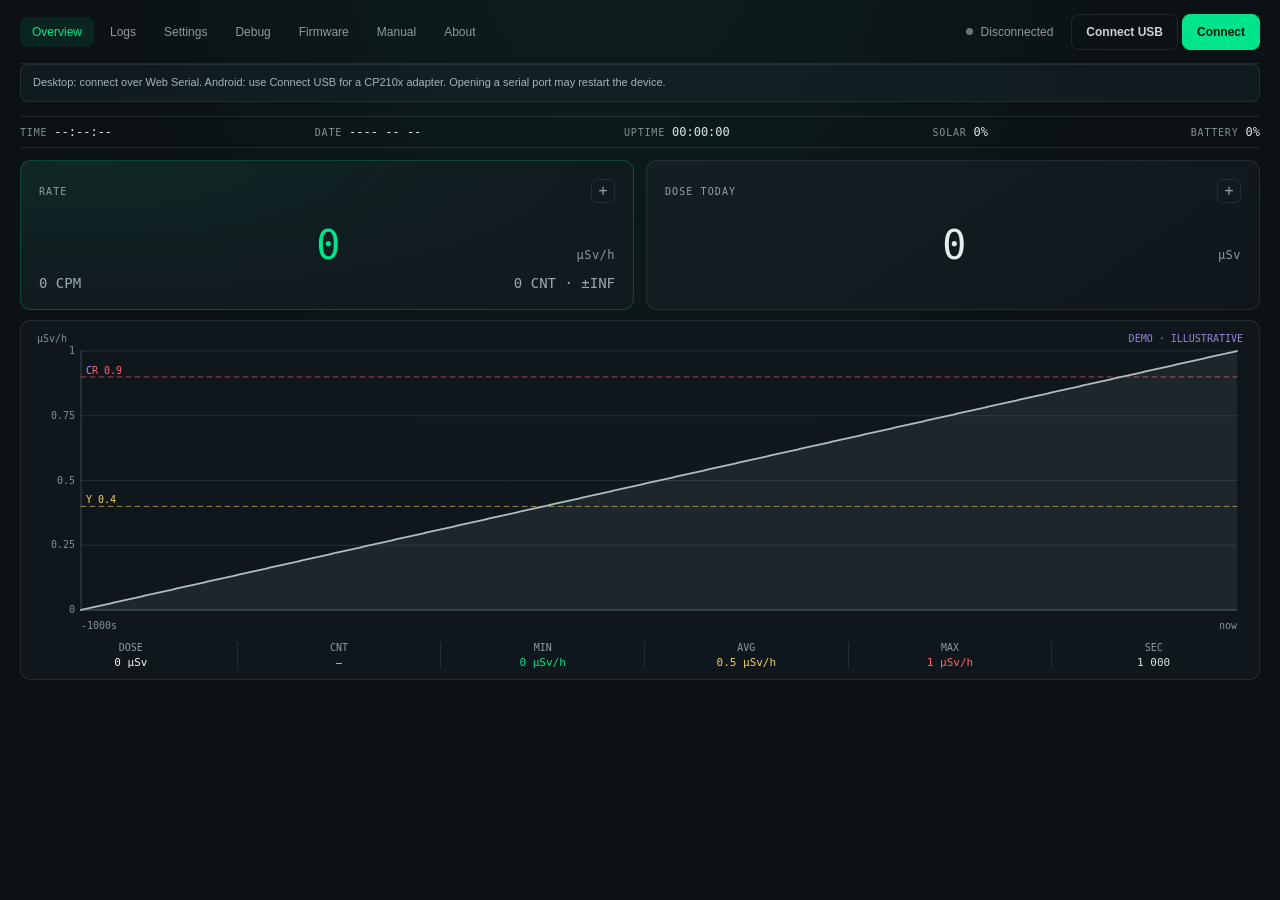
<file: app/index.html>
<!doctype html>
<html lang="en">
<head>
  <meta charset="utf-8">
  <meta name="viewport" content="width=device-width, initial-scale=1, viewport-fit=cover">
  <meta name="theme-color" content="#0b1115">
  <meta name="portal-build-branch" content="">
  <meta name="apple-mobile-web-app-capable" content="yes">
  <meta name="apple-mobile-web-app-status-bar-style" content="black-translucent">
  <meta name="apple-mobile-web-app-title" content="Dosimeter">
  <title>Dosimeter</title>
  <link rel="manifest" href="manifest.webmanifest">
  <link rel="icon" href="app-icon.svg" type="image/svg+xml">
  <link rel="apple-touch-icon" href="app-icon.svg">
  <link rel="stylesheet" href="style.css?v=20261119-16">
<script id="embedded-spi-mini">window.EMBEDDED_SPI_MINI_B64="[base64]/f//AQAAIAMjSQCLQNtDAmgaQAJgwmgTQAEiikATQ8NgcEcDaQEgy0CYQ3BHAAD3tTNLACUeePMHCNX/98T/MEv/IRt4WEMB8HL4BQAAJLMHCNX/97j/Kkv/IVt4WEMB8Gb4BAAAIHMHB9X/96z/JEv/[base64]//c5/xC9AQAAIAEilEn4tQtoE0MLYJJLGWgKQxpgBCIZaBFC/NADII9KEWiBQwgAASEBQwwgEWARaAFABCn70RloiUgBQBlggCGJBBhoCEL80RFohkgIQIZJAUMRYIAhGGhJBAFDGWCAIYkEGGgIQvzQAyMRaAtDDCETYBNoC0AMK/[base64]/92T+oCAEIcAF//df/igABiH/91v+ASA7aF1JA0M7YDtoXEs/MBpoEUCAIlIACkMPIRpgGmiKQxpgV0rhMRNoi0PgOQtDE2BUS1VJGmiCQxpgCmiCQwpgUkoXaAdDF2BRT7xGOGAPaNEw/zAHQw9gZ0YRaAFDEWBMSjhgFmCUIhlokgAKQxpggCMeStsCE2AwIhAhK2goAJNDC0MrYAc5//ci/kJNAQAqaEJIAPDQ+KAgBCHABf/3F/4qaAEAPkgA8Mb4PUs+SgEgGmAHIj1LHGA9SxpgPUsYcPi9ACACQAAQAkAMEAJA/////gzAAv8BAEQAMBACQAAEAFAsEAJANBACQBgEAFAEBABQ//7//wgEAFD///z/DAQAUBgAAFAYAAAg//P//wAAACA4EAJAAQAAgEwQAkD///P/GAAAQCgAAEDnAwAALAAAQGhoAAA0AABAOAAAQCAAAEAUAABAKBQBQCwUAUAYFAFANBQBQAD///AgFAFAFBQBQCAAAFAAFAFAIgAABfDP//8KIAAA//D//wwAAUAQAAFAAAQBQAgEAUAMBAFAFAQBQADhAOAQAwAgHAAAIDQAACAU4ADg/3wAABjgAOAQ4ADgBQAAIApLELUYcFlwmnBDHphBwLIAKQDQAiEBQwAqANAEIgRLEUMZcP/3fv0QvcBGAgAAIDEAACAMSw1KGXgTaMmyyxgTYAtLGohSGJKyGoAZiAlKkUII2RqICElSGJKyGoAHShNoATMTYHBHBQAAIBADACAIAAAg5wMAABj8//8MAAAg4SObAIOBACMCYEJggmCBc8NzAXRDdHBHELX/9w3+/yIAIRAA//es/wog//f5/QDw8foA8IH4/OdDeAJ4GwIaQ4N4wHgbBBNDAAYYQ3BHAADwtQAiCCUEAApOC0iTsplCANjwvaNcGwJYQCsAB7JAAICyAC8A2nBAATvbsgAr9dEBMuvnIRAAAP//AACAIhxL0gEZaIsgCkMaSRpgG2gaSgtoQAAaQIgj2wATQwtgF0kXSgtoDDkaQIAjWwMTQ8tgC2gUShpAoCObAxNDC2AAIxFKEkkTYAhgEUkIOP84CGAQSQtwEEkLcBBJC3AQSQtwLTMTYIAiD0sSBRpgcEfARjQQAkAkAABQD/D//wwAAFD//8/////D/wA4AUAMOAFAIDgBQN4AACDgAQAg3wAAIEgAACAA4QDg8LWnsMNJxEsKeBt4mkIB0Sew8L0LeMFM27JaHNKyCnC/StJcI3jSsgAqANCd4QArANCu4LtKEHgAKADRqeAfALlMHgAZ4OFdehzSsgApANGf4FUYAT2FQgDZmuB5GB0ZybKKQgDQmuCQQgXZkisA2Y/gWRzmVMuyFwC4QuPYCSsA2IbgqE0qeAEqANCB4Gp4AJIBKn3R73mqeT8CF0OJL3fYOgAKMtKyk0Jy0TkACDGJsigA//cw/5xKuhhTeBF4GwILQ5hCZNHreKp4GwITQ255AZMDrCt5NgKJIgAhIAAeQwDwdfwBLmPRAC8A0AvhiSMjcSEjZnCjceZwFzsBIotPHQA6cAIienBqRhJ5PnG6cAGaNgoSCvpwACIINX5xu3H6caBcuRgBMghykbKZQvjTKQA4AP/37/4AJHhVAJl/GXtKAjXrsgGTJQALAJRGAAp4cHdIYkYXXUoc0rIuGAAvANDu4A0AM3AAmwE0AZ7hso5CANnK4ENVACOAJVEcbUyCGG1OybITcNqyikIA0uTgACNjShNwYEoTcDLnkiv32FccolwBMypw27IBNfqyV+cCLg3RAC8A0KXg//dU/AMKYHCjcAMMAA7jcCBxLyOV5wUuMNEALwDQleAA8E76AqsYcAMEAqobDlNwASMAAgAOkHBjcADwU/oADeBzAPA3+gKrG3ggdGN0AqtbeKN0AqubeON0ByOjgv/3JfwDCuN1AwwjdoEjoHVbAAAOY4Ngdmd35Dti5wYuFdESL2PRK3pjcKt7I3Hre2NxK3yjcWt843GrfCNy63xjcit9o3JrfeNyDCNK5wcuKtEFL0vRLkj/90X+LEsHAB17APD4+QAoMtBrHjkrL9gA8An6h0Ir2ADwBfrAG4VCJtgKIQKrKgDJGDgAAPAH+gAoHdA7Cmdwo3A7DD8O43AncWVxqx0d5wouFtEELx7ZGEj/9xj+FUsae1MeGwYH1FMdu0IE0RdJAPAx+gAoAtECIgOrGnABIwTnCy4H0QQvBdELSP/3//0A8KX67ucBIyNw8OcRACHnwEbgAQAg3wAAIEgAACDgAAAg3gAAIEkAACBRAAAgdgIAIOEBACAcOAFAKDgBQFYAACABM9uyR1T/KwDQDecCMTNwFQAAm8qyB+ciaCpC/[base64]/nR6OcAKQDQCnABIOTnwEYIMAFAoIYBAAwwAUCAI3C1CkwbBiNgBQAAIQUg//fI/wMAACCDQgLQKQD/98H/gCMbAiNgASMYQHC9wEYYAABQ97UBJwhNLGgkGGtG3h0wAP/33P8AKAbQM3g7QgPQK2gbG/LUACD+vRADACCAIxO1DEwbBiNgACEGIP/3mf+AIxsCI2AAKAHRACAWvWtG3B0gAP/3u/8AKPbQIHiAB8AP8+fARhgAAFAAIfi1UEtRShlwAyMQaFBMA0MTYIAiT0tSARhoTk0CQxpggCJNSBIGG2giYANoK0ADYMAjSkgbBgVoK0OAJQNgSEjtBQNoDDibAJsIw2ADaJsAmwgrQzglA2BDSANoq0MDYPwjQUgbAQVoK0MDYEBLQEgdaAVAHWA/TStoGECoIxsBA0M9SCtgA2g9TStAA2A8TT1LKWAZYNUjmwArYKsgImD/9zH/gCMbAiNgLgAAKATRQCIraJNDK2D4vTNJCmgDMgtomxr81PogQAD/92T/ACgE0UAiM2iTQzNg7eeAIxsGI2AAIZ8ggCf/9w3/PwIAKAbRJ2BAIjNoACCTQzNg2+cjTQAgKQD/9/7+ACjx0GkcACD/9/j+ACjr0KkcACD/9/L+J2AAKOXQK3gAIMIrBtFreCgrA9GoeBQ4Q0JYQQFLGHC558BGDAMAICwQAkAYAABQNBACQP9///8EAABQCAAAUAwAAFAEBABQCAQAUAwEAFA/8P//AAQAUCAEAFD/DwD/ADABQAQwAUAQAwAgCQMAIAFLGHhwR8BGDAMAIBO1AawDIgZJIAAA8F/5YnggeKN4EgIbBBBDGEMWvcBGCQMAIARLACCbeBoAEDoQKgHYATCYQHBHCQMAIPe1IUsGABx4DQABkgAsH9AMHh3QgCMAJFsDmEIY2Bsak0IV04AjGU8bBjtgIQADIP/3fP6gQg3RACABJAGbBEDuGAAsAdC1QhfRgCMbAjtgIAD+vTAMwLIhAP/3Z/4AKOrQMArAsiEA//dg/gAo49DwsiEA//da/t/nKQAAIP/3Vf4BNQQA3OcMAwAgGAAAUPC1P0uHsBt4BAAAkRcAACsB0QAgWeAAmwAr+tBTHv8r99iAI1sDmELz2Bsak0Lw00MemxgGChsKnkLq0Qog//d1/gAo5dD/94f+ACjh0IAjLE0bBitgACECIP/3H/4AKDXRACABIwCeGEDzGQGTACgC0AGbnkI80YAjGwIrYAAox9AUIP/3Uv4AKMLQACV+GxAuANkQJmAZMgACqf/3aP8AKLbQACMCqpRGAJpSGQGSYUZZXAoAAZnJXIpCqdEBM55C9dGtGa9C4dgHsPC9IAzAsgAh//fi/QAowtDwsgAh//fc/QAovNDgsgAh//fW/bjnMHgAIf/30f0BNrfnwEYMAwAgGAAAUPC1KkuFsBt4BQAAKwHRACAb4CdLmEL62AQFJA330RQg//cA/gAo8tD/9xL+ACju0IAjIE4bBjNgIQAgIP/3qv0AKATRgCMbAjNgBbDwvSgMwLIhAP/3nv0AKPPQKArAsiEAgCf/95b9PwIAKAHRN2Dr5+iyIQD/9439N2AAKMbQ+iBAAP/3zv0AKMDQECJpRigA//fp/gAoudAAI2pG0lz/KrTRATMQK/jRzucMAwAg//8PABgAAFAKSAtJC0qRQgTSA2gLYAQwBDH45whJCUoAI5FCAtILYAQx+uf/99j6/[base64]/yIKQBUCFUMqBBVDDywW2ScAED8/CT4BtEYeABoAEDZmRBVgVWCVYNVgEDKyQvjRDyIBNz8B2xkUQAMsDtkmH7YItwC8RhoAHx1nRCDCukL80QMiATa2AJsZFEAALAXQybIcGRlwATOcQvvR8L0UAAMAw+fARgAiQwiLQnTTAwmLQl/TAwqLQkTTAwuLQijTAwyLQg3T/[base64]/+cBtQAgAPAG+AK9wEYAKffQdudwR3BHwEYBZP///wEAAA==";</script>
</head>
<body>
  <main class="shell">
    <section class="toolbar">
      <nav class="tabs" aria-label="Pages">
        <button class="tab active" id="overview-tab" type="button" aria-selected="true">Overview</button>
        <button class="tab" id="logs-tab" type="button" aria-selected="false">Logs</button>
        <button class="tab" id="settings-tab" type="button" aria-selected="false">Settings</button>
        <button class="tab" id="debug-tab" type="button" aria-selected="false">Debug</button>
        <button class="tab" id="firmware-tab" type="button" aria-selected="false">Firmware</button>
        <button class="tab" id="manual-tab" type="button" aria-selected="false">Manual</button>
        <button class="tab" id="about-tab" type="button" aria-selected="false">About</button>
      </nav>
      <div id="connection" class="connection" data-state="disconnected">
        <span class="connection-dot"></span><span id="connection-label">Disconnected</span>
      </div>
      <div class="actions">
        <button id="install-app" class="button button-quiet" type="button" hidden>Install</button>
        <button id="open-chrome-button" class="button button-primary" type="button" hidden>Open in Chrome</button>
        <button id="connect-usb-button" class="button button-quiet" type="button" hidden>Connect USB</button>
        <button id="connect-button" class="button button-primary" type="button">Connect</button>
      </div>
    </section>

    <section class="notice" id="notice" role="status" aria-live="polite">
      <p>Desktop: connect over Web Serial. Android: use Connect USB for a CP210x adapter. Opening a serial port may restart the device.</p>
    </section>

    <section id="overview-page" class="page">
      <section class="device-clock" aria-label="Device status and time">
        <div><span>TIME</span><strong id="device-time">—</strong></div>
        <div><span>DATE</span><strong id="device-date">—</strong></div>
        <div><span>UPTIME</span><strong id="overview-uptime">—</strong></div>
        <div><span>SOLAR</span><strong id="solar-percent">—%</strong></div>
        <div><span>BATTERY</span><strong id="battery-percent">—%</strong></div>
      </section>
      <section class="metrics" aria-label="Live readings">
        <article class="metric metric-primary">
          <div class="metric-heading"><div class="metric-label" id="rate-label">RATE · CALCULATED</div><span id="overview-hv-status" class="hv-status" hidden>HV OFF</span><button id="rate-expand" class="metric-expand" type="button" aria-expanded="false" aria-controls="rate-details" aria-label="Expand rate details" title="Expand rate details">+</button></div>
          <div class="metric-value"><span id="rate-dose">—</span><small id="rate-unit">CPM</small></div>
          <p class="metric-foot" id="rate-foot" hidden><span id="rate-foot-main"></span><span id="rate-foot-count" hidden></span></p>
          <div id="rate-details" class="metric-details" hidden>
            <div class="metric-detail-row"><span id="overview-rate-sv-label">Sv/h</span><strong id="overview-rate-sv">—</strong></div>
            <div class="metric-detail-row"><span>CPM</span><strong id="overview-rate-cpm">—</strong></div>
            <div class="metric-detail-row"><span>CPS</span><strong id="overview-rate-cps">—</strong></div>
            <div class="metric-detail-row"><span id="overview-rate-r-label">R/h</span><strong id="overview-rate-r">—</strong></div>
          </div>
        </article>
        <article class="metric">
          <div class="metric-heading"><div class="metric-label" id="dose-label">DOSE TODAY</div><button id="dose-expand" class="metric-expand" type="button" aria-expanded="false" aria-controls="dose-details" aria-label="Expand dose details" title="Expand dose details">+</button></div>
          <div class="metric-value"><span id="dose">—</span><small id="dose-unit">CNT</small></div>
          <p class="metric-foot" id="dose-foot" hidden></p>
          <div id="dose-details" class="metric-details" hidden>
            <div class="metric-dose-table">
              <span></span><span>µSv</span><span>CNT</span><span>µR</span>
              <span>UPTIME</span><strong id="overview-dose-sv-uptime">—</strong><strong id="overview-dose-cnt-uptime">—</strong><strong id="overview-dose-r-uptime">—</strong>
              <span>TODAY</span><strong id="overview-dose-sv-day">—</strong><strong id="overview-dose-cnt-day">—</strong><strong id="overview-dose-r-day">—</strong>
              <span>TOTAL</span><strong id="overview-dose-sv-total">—</strong><strong id="overview-dose-cnt-total">—</strong><strong id="overview-dose-r-total">—</strong>
              <span>HV</span><strong id="overview-dose-sv-hv">—</strong><strong id="overview-dose-cnt-hv">—</strong><strong id="overview-dose-r-hv">—</strong>
            </div>
          </div>
        </article>
      </section>
      <section class="chart-panel" aria-label="Recent rate history">
        <canvas id="rate-chart" aria-label="Rate over the latest 1000 seconds; use the wheel or pinch to zoom, Shift or Alt plus wheel or drag to scroll"></canvas>
        <output id="rate-chart-action-hint" class="chart-action-hint" aria-label="Chart action" hidden>
          <svg data-action-icon="zoom-in" viewBox="0 0 24 24" aria-hidden="true"><circle cx="10.5" cy="10.5" r="6.5"></circle><path d="M15.5 15.5 21 21M10.5 7.5v6M7.5 10.5h6"></path></svg>
          <svg data-action-icon="zoom-out" viewBox="0 0 24 24" aria-hidden="true"><circle cx="10.5" cy="10.5" r="6.5"></circle><path d="M15.5 15.5 21 21M7.5 10.5h6"></path></svg>
          <svg data-action-icon="older" viewBox="0 0 24 24" aria-hidden="true"><path d="M19 12H5M12 19l-7-7 7-7"></path></svg>
          <svg data-action-icon="newer" viewBox="0 0 24 24" aria-hidden="true"><path d="M5 12h14M12 5l7 7-7 7"></path></svg>
        </output>
        <output id="rate-chart-tooltip" class="chart-tooltip" role="tooltip" hidden></output>
        <div class="chart-summary" aria-label="Statistics for the visible chart range">
          <div><span>DOSE</span><strong id="chart-range-dose">—</strong></div>
          <div><span>CNT</span><strong id="chart-range-cnt">—</strong></div>
          <div><span>MIN</span><strong id="chart-range-min">—</strong></div>
          <div><span>AVG</span><strong id="chart-range-avg">—</strong></div>
          <div><span>MAX</span><strong id="chart-range-max">—</strong></div>
          <div><span>SEC</span><strong id="chart-range-seconds">—</strong></div>
        </div>
      </section>
    </section>

    <section id="debug-page" class="page" hidden>
      <section class="details-panel">
        <div class="panel-heading"><h2>DEBUG</h2><div class="panel-heading-actions"><span id="debug-mode-badge">DEMO DATA</span><button id="debug-refresh" class="button button-quiet refresh-button" type="button">Refresh</button></div></div>
        <table class="debug-usage-table">
          <thead><tr><th scope="col">FIELD</th><th scope="col">VALUE</th><th scope="col">DETAIL</th></tr></thead>
          <tbody>
            <tr class="debug-section"><th colspan="3"><button type="button" class="debug-section-toggle" aria-expanded="true" aria-controls="debug-clock-rows">TIME</button></th></tr>
            <tr class="debug-data" data-debug-group="debug-clock-rows"><th scope="row">DATE</th><td id="debug-date">&#8212;</td><td id="debug-time">&#8212;</td></tr>
            <tr class="debug-data" data-debug-group="debug-clock-rows"><th scope="row">UPTIME</th><td></td><td id="uptime">&#8212;</td></tr>
            <tr class="debug-data" data-debug-group="debug-clock-rows"><th scope="row">CNT</th><td></td><td id="debug-count">&#8212;</td></tr>
            <tr class="debug-section"><th colspan="3"><button type="button" class="debug-section-toggle" aria-expanded="true" aria-controls="debug-power-rows">POWER</button></th></tr>
            <tr class="debug-data" data-debug-group="debug-power-rows"><th scope="row">USB</th><td></td><td id="debug-usb-raw">&#8212;</td></tr>
            <tr class="debug-data" data-debug-group="debug-power-rows"><th scope="row">SOL</th><td id="debug-solar-percent">&#8212;</td><td id="debug-solar-raw">&#8212;</td></tr>
            <tr class="debug-data" data-debug-group="debug-power-rows"><th scope="row">BATT</th><td id="debug-battery-percent">&#8212;</td><td id="debug-battery-detail">&#8212;</td></tr>
            <tr class="debug-data" data-debug-group="debug-power-rows"><th scope="row">BATT START</th><td id="debug-battery-start-percent">&#8212;</td><td id="debug-battery-start-detail">&#8212;</td></tr>
            <tr class="debug-data" data-debug-group="debug-power-rows"><th scope="row">CHARGE</th><td id="debug-charge-percent">&#8212;</td><td id="debug-charge-time">&#8212;</td></tr>
            <tr class="debug-data" data-debug-group="debug-power-rows"><th scope="row">SCREEN</th><td id="debug-screen-percent">&#8212;</td><td id="debug-screen-time">&#8212;</td></tr>
            <tr class="debug-data" data-debug-group="debug-power-rows"><th scope="row">WAKE</th><td id="debug-wake-percent">&#8212;</td><td id="debug-wake-time">&#8212;</td></tr>
            <tr class="debug-data" data-debug-group="debug-power-rows"><th scope="row">SLEEP</th><td id="debug-sleep-percent">&#8212;</td><td id="debug-sleep-time">&#8212;</td></tr>
            <tr class="debug-section" data-debug-feature="logs"><th colspan="3"><button type="button" class="debug-section-toggle" aria-expanded="true" aria-controls="debug-log-rows">LOGS</button></th></tr>
            <tr class="debug-data" data-debug-group="debug-log-rows"><th scope="row">MIN</th><td></td><td id="debug-minutes">&#8212;</td></tr>
            <tr class="debug-data" data-debug-group="debug-log-rows"><th scope="row">HOUR</th><td></td><td id="debug-hours">&#8212;</td></tr>
            <tr class="debug-data" data-debug-group="debug-log-rows"><th scope="row">DAY</th><td></td><td id="debug-days">&#8212;</td></tr>
            <tr class="debug-data" data-debug-group="debug-log-rows"><th scope="row">ALERT</th><td></td><td id="debug-alerts">&#8212;</td></tr>
            <tr class="debug-data" data-debug-group="debug-log-rows"><th scope="row">SPI</th><td></td><td id="debug-spi">&#8212;</td></tr>
            <tr class="debug-data" data-debug-group="debug-log-rows"><th scope="row">STORE</th><td></td><td id="debug-log-store">&#8212;</td></tr>
          </tbody>
        </table>
        <details class="diagnostics-panel">
          <summary>Diagnostics</summary>
          <div class="diagnostics-actions">
            <button id="copy-diagnostics" class="button button-quiet" type="button">Copy</button>
            <button id="clear-diagnostics" class="button button-quiet" type="button">Clear</button>
          </div>
          <pre id="diagnostics-output" aria-live="polite"></pre>
        </details>
      </section>
    </section>

    <section id="settings-page" class="page settings-panel" hidden>
      <div class="panel-heading"><h2>Settings</h2><div class="panel-heading-actions"><span id="settings-status">Connect to read settings.</span><button id="settings-refresh" class="button button-quiet refresh-button" type="button">Refresh</button></div></div>
      <details class="settings-section device-settings" open>
        <summary class="settings-section-summary"><span class="settings-section-title">Device</span></summary>
        <section class="settings-clock" aria-label="Device and system clock">
          <div class="settings-clock-grid">
          <div><span>DEVICE TIME</span><strong id="settings-device-time">—</strong></div>
          <div><span>DEVICE DATE</span><strong id="settings-device-date">—</strong></div>
          <div><span>DIFFERENCE</span><div class="clock-difference-line"><strong id="settings-clock-difference">—</strong><small id="settings-clock-hint" class="clock-stability-hint" hidden>Waiting to stabilize…</small></div></div>
          <div><span>SYSTEM TIME</span><strong id="settings-system-time">—</strong></div>
          <div><span>SYSTEM DATE</span><strong id="settings-system-date">—</strong></div>
          <button id="sync-clock" class="button button-primary" type="button" disabled>Synchronize</button>
          </div>
          <p id="settings-clock-status" role="status" aria-live="polite">Connect to compare or synchronize the device clock.</p>
        </section>
        <div id="settings-list" class="settings-list"></div>
        <p class="settings-note">Use Show to control which settings appear in the device menu. Visibility requires firmware protocol support.</p>
      </details>
      <details class="settings-section device-controls">
        <summary class="settings-section-summary"><span class="settings-section-title">Device controls</span><span id="device-controls-status" role="status" aria-live="polite">Connect to control the device.</span></summary>
        <p class="settings-section-description">Control the screen, indication mode, and flashlight without using the device buttons.</p>
        <div class="device-controls-grid">
          <button id="device-wake-screen" class="button button-quiet" type="button" disabled>Wake screen</button>
          <button id="device-screen-always-on" class="button button-quiet" type="button" data-enabled="false" disabled>Screen: Auto</button>
          <div class="device-mode-controls" role="group" aria-label="Indication mode">
            <span>Mode</span>
            <button class="button button-quiet device-mode-button" data-mode="1" type="button" disabled>Normal</button>
            <button class="button button-quiet device-mode-button" data-mode="0" type="button" disabled>Invisible</button>
            <button class="button button-quiet device-mode-button" data-mode="2" type="button" disabled>Search</button>
          </div>
          <button id="device-flashlight" class="button button-quiet" type="button" data-enabled="false" disabled>Flashlight: Off</button>
        </div>
      </details>
      <details class="settings-section theme-config">
        <summary class="settings-section-summary"><span class="settings-section-title">Display theme</span><span id="theme-status" role="status" aria-live="polite">Connect to edit the display theme.</span></summary>
        <p class="settings-section-description">Set the LCD palette and partial graph-column dimming. Changes are stored on the device.</p>
        <div class="theme-toolbar">
          <label class="theme-preset-control" for="theme-preset">Palette
            <select id="theme-preset" disabled>
              <option value="dark">Dark</option>
              <option value="light">Light</option>
              <option value="ocean">Ocean</option>
              <option value="amber">Amber</option>
              <option value="violet">Violet</option>
              <option value="monokai">Monokai</option>
              <option value="dracula">Dracula</option>
              <option value="nord">Nord</option>
              <option value="solarized">Solarized Dark</option>
              <option value="custom">Custom</option>
            </select>
          </label>
          <label class="theme-code-control" for="theme-config-code">Palette code (export/import)
            <input id="theme-config-code" type="text" spellcheck="false" autocomplete="off" autocapitalize="off">
          </label>
          <button id="theme-apply" class="button button-primary" type="button" disabled>Apply theme</button>
        </div>
        <div id="theme-colors" class="theme-colors"></div>
      </details>
    </section>

    <section id="logs-page" class="page logs-panel" hidden>
      <div class="logs-tabs-row">
        <nav id="log-tabs" class="log-tabs" aria-label="Log types"></nav>
        <div class="panel-heading-actions logs-heading-actions">
          <span id="logs-status">Connect to read logs.</span>
          <button id="toggle-logs-fullscreen" class="button button-quiet logs-fullscreen-button" type="button" aria-label="Expand logs to full screen" title="Expand logs to full screen" aria-pressed="false">⛶</button>
        </div>
      </div>
      <div class="logs-tools">
        <div class="logs-left-tools">
          <label for="log-fill-metric">Fill
            <select id="log-fill-metric">
              <option value="dose">Dose</option>
              <option value="average">Average</option>
              <option value="maximum">Maximum</option>
              <option value="coverage">Coverage</option>
            </select>
          </label>
          <span class="logs-device-clock">DEVICE TIME <strong id="logs-device-time">—</strong></span>
        </div>
        <div class="log-date-tools">
          <span id="log-range-extra"></span>
          <label for="log-range-mode">Range
            <select id="log-range-mode" disabled>
              <option value="latest" selected>Latest</option>
              <option value="hour">Hour</option>
              <option value="day">Day</option>
              <option value="month">Month</option>
              <option value="all">All</option>
              <option value="dates">Dates</option>
              <option value="count">Count</option>
            </select>
          </label>
          <button id="load-log-selection" class="button button-quiet" type="button" disabled>Load</button>
          <button id="load-more-logs" class="button button-quiet" type="button" disabled>More</button>
          <button id="export-logs-csv" class="button button-quiet" type="button" disabled>Export</button>
          <button id="export-all-logs-csv" class="button button-quiet" type="button" disabled hidden>Export All</button>
          <button id="import-logs" class="button button-quiet" type="button" hidden>Import</button>
          <input id="import-logs-file" type="file" accept=".csv,.bin,text/csv,application/octet-stream" hidden>
          <button id="exit-logs-fullscreen" class="button button-quiet logs-fullscreen-button" type="button" aria-label="Exit full screen" title="Exit full screen" hidden>↙</button>
        </div>
      </div>
      <div id="log-pagination" class="log-pagination" hidden>
        <span id="log-page-status" aria-live="polite"></span>
        <label for="log-page-size">Rows
          <select id="log-page-size">
            <option value="10">10</option>
            <option value="30">30</option>
            <option value="50">50</option>
            <option value="100">100</option>
            <option value="500">500</option>
            <option value="1000" selected>1000</option>
            <option value="5000">5000</option>
            <option value="all">All</option>
          </select>
        </label>
        <label id="log-page-number-label" for="log-page-number">Page
          <select id="log-page-number"></select>
        </label>
        <button id="log-page-previous" class="button button-quiet" type="button" disabled>Previous</button>
        <button id="log-page-next" class="button button-quiet" type="button" disabled>Next</button>
      </div>
      <div id="log-content" class="log-content"></div>
    </section>

    <section id="firmware-page" class="page placeholder-page" hidden>
      <details id="firmware-current-section" class="firmware-section firmware-current firmware-current-preview" name="firmware-sections">
        <summary id="firmware-current-summary">Current Firmware</summary>
        <h2 id="firmware-current-static-title" class="firmware-current-static-title" hidden>Build custom firmware</h2>
        <div id="embedded-quick-flash" class="quick-flash" hidden>
        <p>Program the firmware embedded in this app. The image is verified after writing.</p>
        <p class="backup-reminder">Before programming device firmware, the app asks to continue and saves a full FLASH backup if none exists. SPI dumps do not create this backup or restart the device unless you choose the recovery method.</p>
        <div class="actions">
          <button id="quick-flash-firmware" class="button button-primary" type="button">Quick flash</button>
        </div>
        </div>
        <details id="stock-firmware-section" class="firmware-subsection stock-firmware" hidden>
          <summary>Stock</summary>
          <p class="stock-firmware-description">Select a stock firmware version to flash. The app asks before capturing a permanent FLASH backup and programming the image.</p>
          <p id="stock-firmware-status" class="stock-firmware-status" role="status" aria-live="polite" hidden></p>
          <div id="stock-firmware-list" class="stock-firmware-list"></div>
          <div id="stock-firmware-sources" class="stock-firmware-sources" hidden></div>
        </details>
      <details id="custom-firmware-builder" class="firmware-subsection custom-firmware-builder" hidden>
        <summary>Build custom firmware</summary>
        <p>Builds run on GitHub Actions. Start build opens a prefilled public GitHub issue containing your profile; submit the issue to start the build. You need a GitHub account to submit it. Up to three requests per account are accepted every 24 hours. Progress and the artifact link appear in the issue.</p>
        <div class="custom-build-features">
          <label><input type="checkbox" data-build-feature="logs.enabled" checked> Logs</label>
          <label><input type="checkbox" data-build-feature="device.graphs" checked> On-device graphs</label>
          <label><input type="checkbox" data-build-feature="device.debug" checked> On-device Debug</label>
          <label><input type="checkbox" data-build-feature="indication.flashlight" checked> Flashlight</label>
          <label><input type="checkbox" data-build-feature="indication.modes" checked> Indication modes</label>
          <label><input type="checkbox" data-build-feature="alarms.rate" checked> Rate alarms</label>
          <label><input type="checkbox" data-build-feature="alarms.dose" checked> Dose alarms</label>
        </div>
        <details class="custom-build-config-view">
          <summary>Firmware settings and theme</summary>
          <p>Settings hidden by default on the device start Static in the build profile. Static settings keep their selected default and remove runtime controls; visible settings remain variable. The theme starts Static. HV defaults to ON; Always ON locks its selector to ON.</p>
          <div id="custom-build-config-list" class="custom-build-config-list"></div>
        </details>
        <p id="custom-build-estimate" class="custom-build-estimate"></p>
        <div class="custom-build-profile">
          <label for="custom-build-profile-json">Build profile JSON</label>
          <textarea id="custom-build-profile-json" rows="5" spellcheck="false"></textarea>
          <div class="actions">
            <button id="custom-build-export-profile" class="button button-quiet" type="button">Export profile</button>
            <button id="custom-build-copy-profile" class="button button-quiet" type="button">Copy</button>
            <button id="custom-build-import-profile" class="button button-quiet" type="button">Apply JSON</button>
          </div>
        </div>
        <div class="actions">
          <button id="custom-build-start" class="button button-primary" type="button" disabled>Start build</button>
          <a id="custom-build-run" class="button button-quiet" target="_blank" rel="noopener" hidden>Open GitHub build request</a>
        </div>
        <p id="custom-build-status" role="status" aria-live="polite">Configure a profile to start a custom build.</p>
      </details>
      </details>
      <details id="firmware-tools" class="firmware-tools firmware-section" name="firmware-sections" open>
        <summary>Firmware</summary>
        <div class="actions firmware-dump-actions">
          <button id="dump-flash" class="button" type="button">Dump FLASH</button>
          <button id="restore-manual-flash" class="button button-danger" type="button" hidden>Restore original</button>
        </div>
        <p class="backup-reminder">Dump FLASH downloads a file and stores a separate manual copy in the browser. Restore original appears here; this copy does not replace the permanent backup.</p>
        <p id="spi-recovery-controls" class="dump-status" hidden>SPI recovery is pending. Restore the recovery copy from Downloads before starting another device operation.</p>
        <div id="local-build-flash" class="local-build-flash" hidden>
          <div class="local-build-copy">
            <p>Flash the latest locally compiled firmware. This uses the existing image checks and does not run PlatformIO.</p>
            <p class="backup-reminder">Recommended: dump and save a FLASH backup before programming.</p>
          </div>
          <button id="flash-local-build" class="button button-primary" type="button">Flash current build</button>
        </div>
        <p class="backup-reminder">Flash asks before it captures a permanent FLASH backup and programs the selected firmware. SPI dumps do not make a FLASH backup unless you approve the temporary SPI service recovery method.</p>
        <div class="firmware-controls">
          <div class="firmware-file-control">
            <label for="firmware-file">Firmware image (.hex or .bin)</label>
            <input id="firmware-file" type="file" accept=".hex,.bin,application/octet-stream,text/plain">
          </div>
          <button id="clear-firmware" class="button button-quiet" type="button">Clear</button>
          <button id="flash-firmware" class="button button-primary" type="button" disabled>Flash</button>
          <label class="verify-option"><input id="firmware-verify" type="checkbox" checked> Verify after programming</label>
          <output id="firmware-image-status" class="firmware-image-status" data-kind="unknown" aria-live="polite">No image selected.</output>
        </div>
      </details>
      <details class="firmware-section reboot-section" name="firmware-sections">
        <summary>Reboot</summary>
        <p>Choose which mode to start. Bootloader entry is experimental because the board’s RTS/DTR wiring is not confirmed.</p>
        <div class="actions reboot-actions">
          <button id="reboot-firmware" class="button button-primary" type="button">Firmware</button>
          <button id="reboot-bootloader" class="button" type="button">Bootloader</button>
        </div>
        <p id="reboot-status" class="reboot-status" role="status" aria-live="polite">Select a device port to begin.</p>
      </details>
      <details id="eeprom-write-section" class="firmware-section eeprom-write-section" name="firmware-sections">
        <summary>EEPROM</summary>
        <p>Dump uses the inclusive From-to range. Writing uses From plus the image length; To is ignored, and bytes outside the image are preserved. EEPROM settings, checkpoints, and log areas are shown by the presets.</p>
        <div class="memory-range-controls">
          <label for="eeprom-range-preset">Preset
            <select id="eeprom-range-preset">
              <option value="full">Full</option>
              <option value="settings">Settings</option>
              <option value="minutes">Minutes</option>
              <option value="hours">Hours</option>
              <option value="days">Days</option>
              <option value="alerts">Alerts</option>
              <option value="all-logs">All logs</option>
              <option value="custom">Custom</option>
            </select>
          </label>
          <label for="eeprom-address-from">From (byte offset)
            <input id="eeprom-address-from" type="number" min="0" max="2047" step="1" value="0">
          </label>
          <label for="eeprom-address-to">To (inclusive)
            <input id="eeprom-address-to" type="number" min="0" max="2047" step="1" value="2047">
          </label>
        </div>
        <div class="dump-controls">
          <button id="dump-eeprom" class="button" type="button">Dump EEPROM</button>
          <button id="erase-eeprom" class="button button-danger" type="button">Erase range</button>
        </div>
        <p class="backup-reminder">Dump and save the current EEPROM before writing. Use only an image intended for this device.</p>
        <div class="firmware-controls eeprom-write-controls">
          <div class="firmware-file-control">
            <label for="eeprom-image-file">EEPROM image (.bin; write begins at From)</label>
            <input id="eeprom-image-file" type="file" accept=".bin,application/octet-stream">
          </div>
          <button id="clear-eeprom-image" class="button button-quiet" type="button">Clear</button>
          <button id="write-eeprom-image" class="button button-danger" type="button" disabled>Write EEPROM</button>
          <output id="eeprom-image-status" class="firmware-image-status" aria-live="polite">No image selected.</output>
        </div>
        <p id="eeprom-write-status" class="dump-status" role="status" aria-live="polite">Select an EEPROM image that fits from the From address. Read-back verification is always enabled.</p>
      </details>
      <details id="spi-nor-section" class="firmware-section" name="firmware-sections">
        <summary>SPI NOR</summary>
        <p>Dump uses the inclusive From-to range. Flashing uses From plus the image length; To is ignored. Data outside the image is preserved by saving and restoring affected sectors. SPI dumps do not create a permanent FLASH backup. SPI writes use a temporary recovery copy, then restore the device firmware.</p>
        <div class="memory-range-controls">
          <label for="spi-range-preset">Preset
            <select id="spi-range-preset">
              <option value="full">Full</option>
              <option value="minutes">Minutes</option>
              <option value="hours">Hours</option>
              <option value="days">Days</option>
              <option value="alerts">Alerts</option>
              <option value="all-logs">All logs</option>
              <option value="custom">Custom</option>
            </select>
          </label>
          <label for="spi-address-from">From (byte offset)
            <input id="spi-address-from" type="number" min="0" max="1048575" step="1" value="0">
          </label>
          <label for="spi-address-to">To (inclusive)
            <input id="spi-address-to" type="number" min="0" max="1048575" step="1" value="1048575">
          </label>
        </div>
        <div class="dump-controls">
          <button id="dump-spi" class="button" type="button">Dump SPI</button>
          <label for="spi-dump-method">Dump method
            <select id="spi-dump-method">
              <option value="auto" selected>Try without restart first</option>
              <option value="direct">No restart only</option>
              <option value="service">Use SPI service firmware</option>
            </select>
          </label>
          <button id="erase-spi" class="button button-danger" type="button">Erase range</button>
        </div>
        <p>“Try without restart first” offers the SPI service firmware only if direct reading fails. The service method temporarily restarts the device and asks before saving a recovery copy and restoring the original firmware. SPI write and erase also ask before restarting.</p>
        <div class="firmware-controls spi-write-controls">
          <div class="firmware-file-control">
            <label for="spi-image-file">SPI image (.bin; write begins at From)</label>
            <input id="spi-image-file" type="file" accept=".bin,application/octet-stream">
          </div>
          <button id="clear-spi-image" class="button button-quiet" type="button">Clear</button>
          <button id="write-spi-image" class="button button-danger" type="button" disabled>Flash SPI</button>
          <output id="spi-image-status" class="firmware-image-status" aria-live="polite">No image selected.</output>
        </div>
        <p id="spi-write-status" class="dump-status" role="status" aria-live="polite">Select an SPI image that fits from the From address. Read-back verification is always enabled.</p>
      </details>
      <details id="spi-downloads-section" class="firmware-section spi-downloads" name="firmware-sections" hidden>
        <summary>Downloads</summary>
        <p>Stored original FLASH backups and FLASH, EEPROM, and SPI dumps. Use Flash or Write to load an image into its section before starting the operation.</p>
        <div id="spi-downloads-list" class="spi-downloads-list"></div>
      </details>
      <p id="dump-status" class="dump-status" role="status" aria-live="polite">Operation status appears here.</p>
      <section class="firmware-activity">
        <h2>Activity</h2>
        <div class="firmware-log-window">
          <div class="firmware-log-toolbar"><button id="clear-firmware-log" class="button button-quiet" type="button">Clear</button></div>
          <div id="firmware-log" class="firmware-log" role="log" aria-live="polite"></div>
        </div>
      </section>
    </section>

    <section id="manual-page" class="page information-page" hidden>
      <h2>Manual</h2>
      <details class="information-card manual-card">
        <summary>Interface navigation</summary>
        <figure class="manual-screen-single manual-navigation-figure"><figcaption>Device interface navigation and button actions</figcaption><button class="manual-image-zoom" type="button" aria-label="View the device navigation infographic full screen"><img src="../docs/renders/device-navigation.svg" alt="Device navigation infographic showing the Rate and Dose screens, Debug, Settings, Graphs, and button actions" loading="lazy"></button></figure>
      </details>
      <details class="information-card manual-card device-manual">
        <summary>Device manual</summary>
        <div class="device-manual-content">
        <p>This guide describes the device display and its two buttons. The illustrations are representative screen layouts; values shown in them are examples.</p>
        <section class="manual-chapter">
        <h3>Button gestures</h3>
        <ul>
          <li><strong>Short press:</strong> press and release before the configured long-press threshold.</li>
          <li><strong>Long press:</strong> hold until the device recognizes it. The threshold is configurable in Settings → LONG PRESS.</li>
          <li><strong>Left button:</strong> changes indication mode on Rate/Dose; in menus it moves backward or cancels.</li>
          <li><strong>Right button:</strong> switches the main screen; in menus it moves forward or confirms.</li>
        </ul>
        <p>At startup, the LED lights white for about one second. On Rate, short Left cycles NORMAL → SEARCH → INVISIBLE. If SEARCH has been active for 10 seconds, the next press returns directly to NORMAL. NORMAL has no mode letter; SEARCH shows a green S, INVISIBLE a red I, and the yellow L appears only while the flashlight is manually on. Short Right switches between Rate and Dose. Long Left toggles the flashlight on either main screen.</p>
        <p>Long Right on Rate opens the last-used extra screen (Debug is first after startup). The extra screens are Debug and Settings; short Left/Right switches between them. On Settings, long Right opens the settings list; long Left leaves the list, and another long Left returns to the main screen. In Debug, long Right advances through its pages. Long Right on Dose opens Graphs. Holding Left for 3 seconds forces a return to the Rate screen, including from a slow or unresponsive graph. While any alarm is active, the first button press is consumed: it silences the siren, stops alarm light flashing, and acknowledges the alarm. The screen may then time out even if the trigger remains; the alarm can activate again only after the trigger clears and occurs again. If the display is asleep, a button press normally only wakes it. In INVISIBLE, short Left exits the mode and wakes the display in the same press.</p>
        </section>

        <section class="manual-chapter">
        <h3>1.0 - Rate</h3>
        <p>In NORMAL, the rate uses a rolling sample of detector pulses. RATE ACCURACY selects the target uncertainty (30%, 25%, 20%, 15%, 10%, or 5%), corresponding to about 12, 16, 25, 45, 100, or 400 pulses. The factory and app-demo default is 10%. Faster ↔ more precise: 30% responds faster with fewer pulses; 5% gives a more precise, steadier estimate but needs more pulses and takes longer at the same radiation level. Until the target is reached, the large rate number and uncertainty are blue; the detector LED also flashes blue on pulses. Afterward uncertainty is gray and the LED follows its configured rate color. The device temporarily shows uncertainty in the lower row, then returns to RATE ROW 2, unless ACCURACY is selected there to keep showing it. The app continuously shows total CNT and uncertainty since HV was enabled. Before the first pulse the estimate is INF, and uncertainty is limited to a minimum of 5%. The rate estimate starts near 23 CPM and follows the selected pulse sample, while dose and logs count every pulse immediately. The top row shows device time when set, otherwise hours and minutes since startup, plus solar input and battery status. With HV off, Overview shows one red HV OFF indicator beside RATE; both cards keep their selected second rows. Dose and logs pause while the displayed rate decays. Rate colors and alarms follow their configured thresholds.</p>
        <p><strong>SEARCH</strong> keeps the display on and flashes the LED on detector pulses. The rate display rises when a pulse arrives, then eases down between pulses; it shows no more than six large symbols including the decimal point and uses a brighter LED. This responsive display estimate is separate from the measured CPM written to logs and used for alarms. In NORMAL, the estimate reacts quickly to increases and eases down over several seconds when the measured rate falls. Smoothing accounts for elapsed time so changing the refresh interval does not change the decay speed. <strong>INVISIBLE</strong> suppresses detector indications and alarms and turns the display off after one second; measurements continue. Short Left exits Invisible even while the display is asleep.</p>
        <p><strong>Rate refresh priority, first match wins:</strong> SEARCH or active data transfer: 100 ms; screen on: 1 second; screen off: on each detector pulse. Charging alone does not count as data transfer. The connected app requests status every 100 ms and keeps graph history in one-second buckets. Pulses are counted immediately; measurement, logs and alarm checks retain their one-second cadence.</p>
        <div class="manual-screen-grid">
          <figure><figcaption>1.0.1 · Blue rate and uncertainty</figcaption><img src="../docs/renders/screens/1.0.1-rate-blue-cnt.svg" alt="Blue rate screen showing uncertainty instead of CNT, with rate unit retained" loading="lazy"></figure>
          <figure><figcaption>1.0.2 · Green rate · CPM</figcaption><img src="../docs/renders/screens/1.0.2-rate-green-cpm.svg" alt="Rate screen with green rate, CPM, and Invisible indicator" loading="lazy"></figure>
        </div>
        </section>

        <section class="manual-chapter">
        <h3>1.1 - Debug</h3>
        <p>The extra-screen group contains Settings and Debug. Short Left/Right switches between them. Debug has three pages: large HH:MM, date and total pulse count; voltage and power readings plus combined WAKE, SLEEP and uptime; physical MIN/HOUR/DAY/ALERT log counts, SPI capacity and store status. Long Right advances through Debug pages. SPI is probed when Debug opens. The app presents these device diagnostics together in one table, with CHARGE and SCREEN durations shown separately alongside total WAKE. The app's Diagnostics panel below the table records protocol requests and responses, errors, timeouts, and firmware-operation messages. It retains the latest 1,000 entries; Copy exports the retained log and Clear removes it.</p>
        <div class="manual-screen-grid">
          <figure><figcaption>1.1.1 - Debug clock</figcaption><img src="../docs/renders/screens/1.1.1-debug-clock.svg" alt="Debug clock page showing date, time, and pulse count" loading="lazy"></figure>
          <figure><figcaption>1.1.2 - Debug power</figcaption><img src="../docs/renders/screens/1.1.2-debug-power.svg" alt="Debug power page showing solar raw and percentage readings, battery, wake, sleep, and uptime" loading="lazy"></figure>
          <figure><figcaption>1.1.3 - Debug logs and SPI</figcaption><img src="../docs/renders/screens/1.1.3-debug-logs.svg" alt="Debug storage page showing log counts, SPI size, and storage status" loading="lazy"></figure>
        </div>
        </section>

        <section class="manual-chapter">
        <h3>1.2 - Settings</h3>
        <p>Long Right opens the settings list at its first visible item. Short Left/Right moves the highlight. Long Right activates the highlighted item. Options with up to three choices change immediately, except LOG MEMORY. For LOG MEMORY and options with more choices, a separate screen lists all values down the left column and then the right; short Left/Right moves the selection, long Right saves, and long Left cancels. RESET runs the selected action on long Right without an additional on-device confirmation; the app still asks before executing a reset. The list includes indication and alarm behavior, tone, brightness and screen timeout, units and prefixes, secondary rows, dose period, rate accuracy, log memory, long-press timing, reset actions, Power Off, and Reboot. RESET and REBOOT are hidden by default and can be shown from the app. Some items depend on the selected unit. Set the device clock on the app's Settings page.</p>
        <p><strong>Key options:</strong> DOSE PERIOD selects UPTIME, DAY, TOTAL, or HV (dose accumulated since the last HV enable). RATE ACCURACY selects the target statistical uncertainty (30%, 25%, 20%, 15%, 10%, or 5%, about 12, 16, 25, 45, 100, or 400 pulses). Faster ↔ more precise: 30% responds faster; 5% needs more pulses and more time for a more precise estimate. The uncertainty appears in blue until its sample target, then gray. RATE ROW 2 can show ACCURACY continuously. RATE/DOSE SCREEN, LIGHT, and SOUND each select OFF, YELLOW, RED, or CUSTOM; LED and CLICKS have the same level choices alongside their basic modes. RATE CUSTOM and DOSE CUSTOM set their respective thresholds. HV OFF stops dose and log accumulation while the displayed rate falls toward zero; after a pulse-free pause over one minute, rate sampling starts fresh when HV is re-enabled.</p>
        <div class="manual-screen-grid">
          <figure><figcaption>1.2.1 - Settings with LED selected</figcaption><img src="../docs/renders/screens/1.2.1-settings-simple.svg" alt="Settings list with LED selected and ALWAYS shown as its current value" loading="lazy"></figure>
          <figure><figcaption>1.2.2 - LED options</figcaption><img src="../docs/renders/screens/1.2.2-settings-many-options.svg" alt="Six LED options in two columns with ALWAYS selected" loading="lazy"></figure>
          <figure><figcaption>1.2.3 - Lower settings list</figcaption><img src="../docs/renders/screens/1.2.3-settings-actions.svg" alt="Lower settings list with UNIT, RATE PREFIX, DOSE PREFIX, LEAD ZERO selected, HV, and POWER OFF" loading="lazy"></figure>
        </div>
        </section>

        <section class="manual-chapter">
        <h3>2 · Dose</h3>
        <p>Shows accumulated dose in the selected UNIT and DOSE PREFIX for the DOSE PERIOD: UPTIME (this run), DAY (the current calendar day), TOTAL (the saved lifetime counter), or HV (since the last HV enable). DAY and TOTAL accumulate as pulses arrive; loading the DAY graph corrects them from stored daily records. DOSE ROW 2 can show another unit or period, TIME, CPM, or OFF; its period choices follow the same order, with the current period unavailable. Changing the main period selects TIME for UPTIME or the first alternative unit for DAY, TOTAL, and HV. Short Left changes the shared NORMAL/SEARCH/INVISIBLE indication mode; short Right returns to Rate; long Left toggles the flashlight; long Right opens Graphs.</p>
        <p>Minute-log dose has greater statistical uncertainty because it covers a short interval with relatively few pulses. Hourly and daily doses sum actual pulse counts from their component records instead of averaging rounded minute-dose values, so longer intervals reduce statistical variation. Absolute dose accuracy still depends on the tube's calibration.</p>
        <div class="manual-screen-grid"><figure><figcaption>2 · Accumulated dose</figcaption><img src="../docs/renders/screens/2-dose.svg" alt="Dose screen showing accumulated dose and a secondary row" loading="lazy"></figure></div>
        </section>

        <section class="manual-chapter">
        <h3>2.1 · Graphs</h3>
        <p>Long Right from Dose opens Graphs. Short Left/Right cycles DIRECT, MINUTE, HOUR, DAY, and ALERT. DIRECT shows live rate history; long Right cycles its 10/30/60/90-second and 3/5/10-minute windows. For a log graph, long Right enters column selection; short Left/Right moves cyclically through columns. The live/current column remains white. Historical MINUTE/HOUR/DAY columns use the dose color (white/yellow/red); ALERT columns use green/yellow/red with no white baseline. Any incomplete column, including the current one, is dimmed. Numeric rate values beside the graph use green/yellow/red thresholds; dose values use white/yellow/red, while ALERT values have no white baseline. The selected column is highlighted and its date/time, dose, MAX, AVG, and covered duration are shown. Long Left leaves column selection; another long Left returns to Dose. Holding Left for 3 seconds forces a return to the Rate screen.</p>
        <p><strong>Cursor:</strong> moving through a graph redraws the graph area so the previous selection and cursor pixels are cleared.</p>
        <p>Log graphs show the current in-progress interval first, followed by older records from that log. The current hour is assembled from minute records, and the current day from hour records; older columns come from their own stored log. The history limits are 60 minute records, 24 hourly records, 50 daily records, and 50 alerts; at most 13 columns are visible on screen at once. With no column selected, MIN and HOUR summarize the visible window; DAY summarizes retained daily records. Partial records contribute only their measured time. EEPROM and SPI both store all four log types, with much greater history available in SPI mode. The app's Logs tab lists records and coverage details.</p>
        <div class="manual-screen-grid">
          <figure><figcaption>2.1 · 90-second DIRECT graph</figcaption><img src="../docs/renders/screens/2.1-graph-90s.svg" alt="90-second DIRECT rate graph with pulse markers" loading="lazy"></figure>
          <figure><figcaption>2.2 · DAY dose graph with rate colors</figcaption><img src="../docs/renders/screens/2.2-graph-days.svg" alt="Day dose graph with green, yellow, red, and dimmed bars" loading="lazy"></figure>
          <figure><figcaption>2.3 · ALRT graph with maximum-rate colors</figcaption><img src="../docs/renders/screens/2.3-graph-alerts.svg" alt="Alert log graph with bars colored by maximum rate" loading="lazy"></figure>
        </div>
        <p class="information-note">Screen colors, values, times, battery and solar percentages in these SVG renders are illustrative. They are not live readings or calibration references.</p>
        </section>
        </div>
      </details>
      <details class="information-card manual-card">
        <summary>Readings and data</summary>
        <ul>
          <li><strong>Overview:</strong> shows the current rate, accumulated dose for today, device time and date, uptime, solar level, and battery level in one status row. Expand the Rate and Dose cards for additional units and periods. The chart shows dose, CNT, minimum, average, maximum, and elapsed seconds for its visible range; zoom with the wheel or pinch with two fingers, and scroll by dragging or holding Shift or Alt while using the wheel. Hover over the chart to read a plotted value.</li>
          <li><strong>Battery estimate:</strong> percentage is estimated from the battery ADC reading. Without detected USB or strong solar input, it can only decrease; it may increase when either source is detected. These readings indicate a possible power source, not charging current, so the estimate still needs device verification.</li>
          <li><strong>Logs:</strong> inspect minute, hour, day, and alert records. Choose a range, load records, and export them as CSV. When disconnected, import an app-exported CSV or a complete EEPROM/SPI BIN log dump for offline browsing. See the detailed Logs guide below for pagination, import/export, coverage, live records, and storage.</li>
          <li><strong>Settings:</strong> read and change options supported by the connected firmware. Device settings, Device controls, and Display theme are separate collapsible sections. Values that depend on another setting may be disabled. The Show checkboxes control which options appear in the device menu; setting and visibility changes are applied immediately. The device clock can be synchronized to the computer's current local time. After connecting or synchronizing, a gray “Waiting to stabilize…” hint appears beside the difference while the comparison settles. POWER OFF is always shown and has no visibility checkbox.</li>
          <li><strong>Connecting on Android:</strong> open the app in Chrome and tap <strong>Connect USB</strong> for a CP210x adapter. Firefox for Android does not support this USB connection; use its <strong>Open in Chrome</strong> action to continue in Chrome. The Install button is hidden in Firefox because its installed shortcut would reopen in Firefox. On desktop, use a browser with Web Serial support.</li>
          <li><strong>Debug:</strong> inspect device time, uptime, pulse count, power readings, physical log counts, storage state, and SPI memory size. Sections are in one table and can be collapsed independently. Expand Diagnostics (collapsed initially) to view app-device protocol requests and responses, errors, timeouts, and firmware operations. It retains the latest 1,000 entries; Copy exports the retained log and Clear empties it.</li>
          <li><strong>Without a connection:</strong> Overview and Debug show clearly marked illustrative zero data. Logs show the demo until a CSV or complete EEPROM/SPI BIN archive is imported; imported records can be browsed and exported offline. Settings use factory defaults and can be changed for preview, but preview changes are not saved and reset after reloading the page. Options unsupported by the connected firmware remain visible but disabled.</li>
        </ul>
        <h3>Logs</h3>
        <p>The Logs page reads the same history used by the device's log graphs. Select a log type and range, then press <strong>Load</strong>. You can choose the type and range before connecting; switching tabs keeps each loaded view. Rate values use green/yellow/red levels; dose values use white/yellow/red levels. The table fits the page width, and its column header and TOTAL row stay pinned while you scroll the page. Fullscreen logs use their own scrolling area. The arrow at the end of an hour, day, or alert row opens its detailed records: minutes for that hour, hours for that day, or the minute containing the alert's start. Drill-down is available for records with calendar timestamps. Use the expand button beside the Logs heading to fill the screen; the ↙ button or Escape returns to normal view. The app requests the maximum number of records supported by the connected firmware in each serial exchange, up to ten, and adds returned records and refreshes totals after every response. While loading, <strong>Stop</strong> lets the current device request finish, processes its response, and then stops further requests. <strong>More</strong> extends Latest by another default period, adds 100 records to Count, resumes an interrupted load, or moves hour/day/month/date ranges back by one matching period. More is available while connected and disabled during loading or when the selected range cannot be extended. The current record may refresh while the page is open.</p>
        <ul>
          <li><strong>MINUTES:</strong> one record per minute, with dose, average rate, maximum rate, and coverage.</li>
          <li><strong>HOURS:</strong> one record per hour with the same values. The newest unfinished hour is assembled from minute data.</li>
          <li><strong>DAYS:</strong> one record per day. The newest unfinished day is assembled from smaller intervals.</li>
          <li><strong>ALERTS:</strong> one record per alert episode, showing compact duration (seconds, M:SS, or H:MM:SS with zero leading fields omitted), dose, average rate, and maximum rate.</li>
        </ul>
        <p>Dose is accumulated detector counts converted to the selected <strong>UNIT</strong> and prefix. In <strong>CNT</strong> mode, dose is shown as CNT and rates as CPM. Average rate uses the record's actual covered time; missing time is not treated as zero activity. A new live minute begins with its first actual sample, and its MAX starts at that sample's computed rate, rising only when a later rate is higher. Hour MAX is the highest minute MAX; day MAX is the highest hour MAX.</p>
        <p><strong>Coverage</strong> applies to minute, hour, and day records. It shows the represented percentage and a compact elapsed time: seconds below one minute, minutes and seconds below one hour, then <code>hh:mm:ss</code> and an optional day field for longer spans. Zero leading fields are omitted. The state follows as <em>full</em>, <em>partial</em>, or <em>live</em>. A partial record's dose and average describe only the time actually measured. A live record is the current in-progress interval and can change until it closes. Alert records show duration instead of coverage.</p>
        <p><strong>Coverage colors:</strong> green means the record is genuinely complete. An incomplete record can round to 100% and is shown in yellow so it is not mistaken for a full interval.</p>
        <p>The <strong>Fill</strong> selector changes the shaded bar behind table values. For MINUTES, HOURS, and DAYS it can compare Dose, Average, Maximum, or Coverage; for ALERTS it can compare Duration, Dose, Average, or Maximum. The shading is scaled against the largest value in the currently loaded records. Metric text is highlighted when it reaches a warning or red level.</p>
        <p>Live refresh preserves the selected row order. When a new period begins, the app rereads the preceding live record from the device and updates it with its final values, even when the record is on a later page.</p>
        <p><strong>Range</strong> offers Latest, All, Dates, and Count. Latest loads up to 60 minutes, 24 hours, 30 days, or 5 alerts, depending on the selected type. All loads the complete available history. Dates loads an inclusive calendar interval; the newer bound must be later than the older bound. Count loads the requested number of newest records. Minute ranges use minute precision and hour ranges use hour precision. Calendar ranges require a valid device clock. The current firmware supports up to ten records per request.</p>
        <p><strong>Export</strong> saves only the records currently loaded for the selected log type; it does not fetch the rest of the selected range. Load the full range you need first. The CSV includes timestamp, type, dose and units, average and maximum rate, covered seconds, coverage percentage, and record status.</p>
        <p><strong>Import and Export All:</strong> while disconnected, <strong>Import</strong> accepts CSV files previously exported by this app or a complete EEPROM (2 KiB) or SPI (1 MiB) BIN log dump. Imported CSV records merge into the offline archive; importing a BIN replaces the current archive. Imported records can be filtered and exported offline. <strong>Export All</strong> creates one CSV from records already loaded across the log types; it does not fetch missing records, and types with no loaded records are skipped.</p>
        <p><strong>Large log sets:</strong> once more than 100 records are loaded, use <strong>Rows</strong> and the page controls to browse them. The default is 1,000 rows; choices are 10, 30, 50, 100, 500, 1,000, 5,000, or All. Pagination only changes how many rows are displayed; it does not remove records from Export or Export All. <strong>More</strong> still loads older records from the device.</p>
        <p><strong>Storage:</strong> EEPROM and SPI each keep minute, hour, day, and alert records, but SPI holds much more history. The device writes new records only to the selected LOG MEMORY. Switching between EEPROM and SPI starts a fresh active log set; records are not migrated. Selecting SPI erases SPI contents, including stock assets, and clears the old EEPROM log set. LOG MEMORY=OFF pauses new log writes while retaining existing records. DEBUG counts physically stored records; a current in-memory graph point may not yet be included.</p>
        <h3>Release portal</h3>
        <p>The portal groups versions under RELEASES, PRE-RELEASES, and OLDER PRE-RELEASES. It initially shows the three newest stable releases and the first pre-release newer than the latest stable release. Stable releases have a separate Show more control; one shared pre-release control reveals the remaining newer pre-releases and all older pre-releases. Empty sections are hidden, including PRE-RELEASES when there are no newer pre-releases.</p>
      </details>
      <details class="information-card manual-card">
        <summary>Settings reference</summary>
        <p>Settings are listed below in device-menu order. In the app, supported changes are sent to the device immediately; unsupported settings remain visible but disabled. <strong>Show</strong> controls visibility in the device menu, where POWER OFF is always shown. Demo changes are temporary and return to defaults when the page is reloaded.</p>
        <p>On the device, long Right activates a setting. Most settings with up to three choices change immediately. LOG MEMORY and settings with more choices open a separate list: short Left/Right selects an option, long Right saves, and long Left cancels. Each entry into the settings list starts at the first visible item.</p>
        <p>For rate indications and alarms, YELLOW covers the yellow and red levels, starting at 0.4 µSv/h; RED starts above 0.9 µSv/h. CUSTOM uses RATE CUSTOM. Rate-based triggers use the current rate estimate; RATE ACCURACY controls the rolling pulse sample and its uncertainty. INVISIBLE suppresses indications and alarms; SEARCH keeps the screen on, flashes the LED on pulses, and updates the displayed rate more quickly.</p>
        <ul>
          <li><strong>DOSE PERIOD — UPTIME / DAY / TOTAL / HV:</strong> shows dose since startup, for the current calendar day, the saved lifetime counter, or since the last HV enable. The HV value resets when HV is enabled again. DAY and TOTAL accumulate as pulses arrive. Loading the DAY graph corrects them from stored daily records; this is not done automatically each hour. Changing the period resets DOSE ROW 2 to TIME for UPTIME, or to the first alternative unit for DAY, TOTAL, and HV (CNT when UNIT is Sv).</li>
          <li><strong>RATE ACCURACY — 30% / 25% / 20% / 15% / 10% / 5%:</strong> selects a rolling sample of about 12 / 16 / 25 / 45 / 100 / 400 pulses. <strong>Faster ↔ more precise:</strong> 30% responds faster with fewer pulses; moving toward 5% gives a more precise, steadier estimate but needs more pulses and takes longer at the same radiation level. The rate number and uncertainty are blue until the target is reached; afterward uncertainty is gray. On the device, it temporarily replaces RATE ROW 2, or remains there if ACCURACY is selected. The app shows total HV-on CNT and uncertainty continuously.</li>
          <li><strong>LED — OFF / ON / ALWAYS / YELLOW / RED / CUSTOM:</strong> controls pulse flashes. ON flashes while the display is on; ALWAYS also flashes while it is off. The remaining modes flash at the chosen rate level.</li>
          <li><strong>CLICKS — OFF / ON / ALWAYS / YELLOW / RED / CUSTOM:</strong> controls speaker clicks on pulses using the same trigger choices as LED.</li>
          <li><strong>RATE SCREEN — OFF / YELLOW / RED / CUSTOM:</strong> wakes and keeps the display on while the chosen rate condition is active. Acknowledging the alarm lets the display time out.</li>
          <li><strong>RATE LIGHT — OFF / YELLOW / RED / CUSTOM:</strong> flashes the flashlight twice per second at the chosen rate level.</li>
          <li><strong>RATE SOUND — OFF / YELLOW / RED / CUSTOM:</strong> plays a siren at the chosen rate level.</li>
          <li><strong>RATE CUSTOM:</strong> selects a custom rate threshold of 0.3, 0.4, 0.5, 0.7, 0.9, 1, 2, 5, or 10 µSv/h. The device menu omits the unit.</li>
          <li><strong>DOSE SCREEN — OFF / YELLOW / RED / CUSTOM:</strong> wakes and keeps the display on at the chosen accumulated-dose threshold. Acknowledging the alarm lets the display time out.</li>
          <li><strong>DOSE LIGHT — OFF / YELLOW / RED / CUSTOM:</strong> flashes the flashlight twice per second at the chosen accumulated-dose threshold.</li>
          <li><strong>DOSE SOUND — OFF / YELLOW / RED / CUSTOM:</strong> plays a siren at the chosen accumulated-dose threshold.</li>
          <li><strong>DOSE CUSTOM:</strong> selects an accumulated-dose threshold of 5, 7, 10, 30, 50, 100, 500, or 1000 µSv. For the three DOSE alarm settings, YELLOW and RED are the dose that would accumulate at 0.4 or 0.9 µSv/h over the measured time in the selected period. The device menu omits the unit.</li>
          <li><strong>ALARM STOP — CLEAR / BUTTON:</strong> controls when the siren stops. CLEAR stops it when its condition clears; BUTTON keeps it sounding until a button is pressed. During an active alarm, the first button press acknowledges the alarm, silences the siren, stops alarm flashlight flashes, and lets the screen time out without navigating. It can trigger again after the conditions clear and recur.</li>
          <li><strong>RATE ROW 2:</strong> app choices are ordered Sv/h, CPM, CPS, R/h, ACCURACY, OFF. The current main value is disabled where it would duplicate the large value. ACCURACY keeps the uncertainty visible after the selected pulse target is reached.</li>
          <li><strong>DOSE ROW 2:</strong> show another unit, another dose period including HV, TIME, CPM, or OFF. Period choices follow UPTIME, DAY, TOTAL, HV order. The current unit and current period are unavailable. HV reports the session dose, pulse count, or elapsed time since the last HV enable; it resets on the next enable. CPM uses the measured count rate, not the smoothed main-screen rate.</li>
          <li><strong>LED TIME — AUTO / 1 / 3 / 5 / 10 / 25 / 50 / 80 / 100 ms:</strong> sets the pulse duration. AUTO follows SOLAR, from 5 ms in darkness to 100 ms at 30% solar and above. With the screen off, SOLAR is sampled once per minute while an LED AUTO setting is selected.</li>
          <li><strong>LED BRIGHT — AUTO / 1 / 3 / 5 / 10 / 25 / 50 / 80 / 100%:</strong> sets LED PWM brightness. AUTO follows SOLAR. LED TIME and LED BRIGHT are independent.</li>
          <li><strong>SCREEN BRIGHT — AUTO / 1% / 3% / 5% / 10% / 25% / 50% / 80% / 100%:</strong> AUTO uses an average of solar readings and changes brightness gradually, with a 1% minimum.</li>
          <li><strong>SCREEN TIMER — 1 / 5 / 10 / 30 / 60 / 90 seconds:</strong> inactivity time before the display turns off. SEARCH keeps the display on; INVISIBLE uses a one-second timeout.</li>
          <li><strong>TONE — STOCK / CLASSIC:</strong> selects the sound character for pulse clicks and the siren.</li>
          <li><strong>LONG PRESS — 300 / 500 / 700 / 900 / 1100 / 1300 ms:</strong> sets the time required to trigger a long button press.</li>
          <li><strong>BATT FORMAT — % / V / RAW:</strong> selects the battery value shown on the device's main screens. Debug shows voltage and RAW for %, percentage and RAW for V, or voltage and percentage for RAW.</li>
          <li><strong>UNIT — Sv / CNT / R:</strong> selects the unit for both main screens and the app's Overview and Logs. Choices use the same order throughout the app: Sv, CNT, R for dose and Sv/h, CPM, CPS, R/h for rate. R follows the device's stock-compatible ×100 scaling of Sv. Changing UNIT resets the rate and dose prefixes to their defaults for that unit.</li>
          <li><strong>RATE PREFIX:</strong> for Sv/R, choose m, µ, n, or AUTO; for CNT, choose CPM or CPS.</li>
          <li><strong>DOSE PREFIX:</strong> for Sv/R, choose m, µ, n, or AUTO. It is unavailable for CNT.</li>
          <li><strong>LEAD ZERO — SHOW / HIDE:</strong> controls the zero before a decimal fraction.</li>
          <li><strong>HV — ON / OFF:</strong> OFF disables detector counting and freezes dose updates. Turning it ON resumes measurement; after a pulse-free pause over a minute, the rate sample starts collecting again.</li>
          <li><strong>LOG MEMORY — EEPROM / SPI / OFF:</strong> selects where new logs are stored. OFF pauses logging. The device does not fall back to the other memory if the selected storage fails. See storage details below before switching.</li>
          <li><strong>RESET — SETTINGS / LOGS / OLD LOGS / EEPROM / SPI / ALL:</strong> selects a reset action; see the effects below. The device executes the selected action on long Right without another on-device confirmation. The app asks for confirmation.</li>
          <li><strong>POWER OFF:</strong> shuts down the device.</li>
          <li><strong>REBOOT:</strong> restarts the device.</li>
          <li><strong>LED COLOR — STOCK / THEME:</strong> selects the pulse LED palette. STOCK uses the stock indication colors; THEME uses the matching BLUE, GREEN, YELLOW, and RED colors from the saved display theme. LED TIME and LED BRIGHT still apply to both modes.</li>
        </ul>

        <h3>Log storage and reset actions</h3>
        <p>MIN records close at minute boundaries. HOUR and DAY records are calculated from shorter-period records and saved at their boundaries. Incomplete intervals retain their measured coverage. ALERT records start at a yellow or red rate and close when it clears; episodes are split at 4,096 seconds. Each log is a ring that overwrites its oldest records when full.</p>
        <ul>
          <li><strong>EEPROM:</strong> up to 62 MIN, 25 HOUR, 50 DAY, and 30 ALERT records.</li>
          <li><strong>SPI NOR (1 MiB):</strong> up to 30,082 MIN, 9,802 HOUR, 16,562 DAY, and 24,650 ALERT records in separate rings. Actual capacity can be lower when records occupy partially filled sectors.</li>
          <li><strong>Switching storage:</strong> switching from EEPROM to SPI erases the SPI chip only when every non-empty sector matches the log format, then clears EEPROM logs. Switching from SPI to EEPROM clears EEPROM logs; SPI records remain in inactive storage. Records are not migrated. Dose counters are corrected when the DAY graph finishes loading, not during the storage switch. OFF retains stored records; returning from OFF to the same storage resumes its log set if the storage remains valid. Changing storage resets the in-progress buffers.</li>
          <li><strong>RESET SETTINGS:</strong> restores settings defaults.</li>
          <li><strong>RESET LOGS:</strong> clears EEPROM logs, erases the entire SPI chip only when every non-empty sector matches the log format, and resets the daily and lifetime dose counters. Unrecognized SPI content is protected from erasure.</li>
          <li><strong>RESET OLD LOGS:</strong> clears inactive storage: EEPROM when SPI is selected, SPI when EEPROM is selected, or both when LOG MEMORY is OFF. SPI is erased only when every non-empty sector matches the log format; unrecognized contents are preserved.</li>
          <li><strong>RESET EEPROM:</strong> erases internal EEPROM, including settings and dose checkpoints. <strong>RESET SPI</strong> erases the SPI chip only when its content matches the log format; active SPI dose counters are reset too. <strong>RESET ALL</strong> erases EEPROM and SPI, subject to the same SPI-content check.</li>
        </ul>
        <p>Successful reset actions restart the device. Actions that clear SPI require the chip to be accessible and contain only recognizable log data; unrecognized sectors block the action and remain untouched.</p>

        <p><strong>Factory defaults:</strong> LED ALWAYS; CLICKS and alarm outputs OFF; both brightness settings AUTO; SCREEN TIMER 10 seconds; TONE STOCK; LEAD ZERO SHOW; UNIT Sv; both prefixes µ; RATE ROW 2 CPM; DOSE PERIOD DAY; RATE ACCURACY 10%; DOSE ROW 2 CNT; LONG PRESS 900 ms; BATT FORMAT %; HV ON; LOG MEMORY EEPROM; ALARM STOP CLEAR. RATE CUSTOM defaults to 0.9 µSv/h and DOSE CUSTOM to 5 µSv. RATE CUSTOM, DOSE CUSTOM, LONG PRESS, HV, LOG MEMORY, DOSE SCREEN, DOSE LIGHT, DOSE SOUND, ALARM STOP, TONE, LEAD ZERO, RATE PREFIX, DOSE PREFIX, RESET, and REBOOT are hidden from the device menu by default and can be shown from the app.</p>
      </details>
      <details class="information-card manual-card">
        <summary>Firmware maintenance</summary>
        <ul>
          <li><strong>Quick flash:</strong> programs the firmware embedded in the release app. In a local project build this action is available only when the app was built with the project firmware.</li>
          <li><strong>Stock images:</strong> Current Firmware → Stock contains validated stock HEX images. Choose a version button to flash that image directly; no file selection is needed. The list is ordered newest version first; English is preferred when versions match. Source links are listed below the buttons.</li>
          <li><strong>Custom builds:</strong> in a published app, open Current Firmware → Build custom firmware, choose features and build-time settings, then select Start build. The app opens a prefilled public GitHub issue with the profile; submit it to queue the build. A GitHub account and internet access are required, but repository write access is not. The issue shows progress and links to the BIN, HEX, and build report; artifacts expire after three days. Up to three requests per account are accepted per 24 hours. The estimate is approximate; use the completed build's reported size. Export, apply, or copy a versioned JSON profile to reuse configuration. Pre-release apps build from <code>dev</code>; stable apps build from <code>main</code>. The local source preview allows profile editing but cannot submit builds.</li>
          <li><strong>Firmware backup:</strong> a firmware write first asks for confirmation. Only after confirmation does the app reuse an existing original FLASH backup or capture one before programming. If capture fails, programming stops before erase. Manual Dump FLASH creates a separate copy; use <strong>Restore original</strong> for that copy.</li>
          <li><strong>SPI operations:</strong> direct SPI reads are attempted first. If a read needs the temporary SPI service firmware, the app asks before restarting, saves a temporary recovery copy, and restores and verifies the original firmware afterward. Keep the device connected until the operation finishes.</li>
          <li><strong>Downloads:</strong> saved FLASH backups, manual FLASH dumps, EEPROM dumps, and SPI dumps appear in Downloads when available. Download an image again or use its action to load it into the matching FLASH, EEPROM, or SPI operation. EEPROM and SPI filenames include the byte range; FLASH filenames identify automatic copies and firmware type.</li>
          <li><strong>Activity:</strong> the shared Firmware log stays visible. Entries are grouped by action; starting a new action collapses older groups. Use Clear to remove entries.</li>
          <li><strong>Windows app:</strong> press F5 to reload the app page.</li>
        </ul>
      </details>
      <details class="information-card manual-card">
        <summary>Command-line flashing (STM32CubeProgrammer)</summary>
        <p>Replace <code>COM</code> with the device's serial port. Run the commands from the directory containing the firmware image.</p>
        <h3>Start application firmware</h3>
        <pre class="firmware-command"><code>STM32_Programmer_CLI -c port=COM br=115200 p=even rts=high dtr=low</code></pre>
        <h3>Enter the ROM bootloader</h3>
        <pre class="firmware-command"><code>STM32_Programmer_CLI -c port=COM br=115200 p=even rts=high dtr=high</code></pre>
        <h3>Flash a HEX image</h3>
        <pre class="firmware-command"><code>STM32_Programmer_CLI -c port=COM br=115200 p=even rts=low dtr=high -w rom.hex -v</code></pre>
        <h3>Flash a BIN image</h3>
        <pre class="firmware-command"><code>STM32_Programmer_CLI -c port=COM br=115200 p=even rts=low dtr=low -w rom.bin -v</code></pre>
      </details>
    </section>

    <section id="about-page" class="page information-page" hidden>
      <h2>About</h2>
      <p>Companion app for custom firmware on the <strong>Mira Safety Geiger-2</strong> and <strong>Milerd HiStand</strong>.</p>
      <p class="app-version">Version: <strong id="app-version">local</strong></p>
      <section class="information-card">
        <h3>Recent changes</h3>
        <div class="release-history">
          <input class="release-history-toggle-input" id="release-history-toggle" type="checkbox">
          <div class="release-history-content">
        <ul class="release-list">
          <li>
            <time datetime="2026-11-20">2026-11-20</time> — GitHub custom-build request flow:
            <ul>
              <li>Custom builds can be requested without repository write access. The app opens a prefilled public issue; submitting it queues a GitHub Actions build, and the issue receives progress and the artifact link.</li>
              <li>Build profiles are validated before compilation, requests are limited to three per GitHub account per 24 hours, and artifacts are retained for three days. Pre-release and stable apps select <code>dev</code> and <code>main</code> respectively.</li>
            </ul>
          </li>
          <li>
            <time datetime="2026-11-19">2026-11-19</time> — Custom firmware builds, firmware page, RATE ACCURACY, and HV dose period:
            <ul>
              <li>Added custom firmware builds through GitHub Actions, with optional feature removal, configurable static settings and theme defaults, and an approximate Flash estimate.</li>
              <li>Added versioned JSON build profiles with export, import, and copy actions.</li>
              <li>Grouped Quick flash, stock firmware, and custom builds under Current Firmware. Stock images can be flashed directly from their buttons.</li>
              <li>Restored the full RATE ACCURACY range from 30% to 5% in 5% steps in both the app and device settings.</li>
              <li>Set RATE ACCURACY to 10% by default. During the blue sampling phase, detector pulse flashes are blue; after the target is reached, LED color follows the configured rate level.</li>
              <li>Added HV as a dose period and DOSE ROW 2 option; it shows dose, pulse count, and elapsed time since HV was last enabled and resets on the next enable.</li>
            </ul>
          </li>
          <li>
            <time datetime="2026-11-18">2026-11-18</time> — Selectable rate accuracy and HV control:
            <ul>
              <li><strong>Rate accuracy:</strong> choose 30%, 25%, 20%, 15%, 10%, or 5% target uncertainty (about 12, 16, 25, 45, 100, or 400 pulses). The device shows the uncertainty temporarily or continuously with RATE ROW 2 set to ACCURACY; the app keeps total HV-on CNT and uncertainty visible.</li>
              <li><strong>HV OFF:</strong> dose and persistent logs pause while the displayed rate decays. The app indicates HV OFF beside Rate and preserves both cards' selected secondary rows. Re-enabling HV resumes measurement; a pulse-free pause over one minute starts a fresh rate sample.</li>
            </ul>
          </li>
          <li>
            <time datetime="2026-11-17">2026-11-17</time> — Updated Device manual and renders:
            <ul>
              <li>Added a full-screen, zoomable navigation infographic and current Debug renders. The Device manual now numbers Rate, Debug, and Settings as 1.0, 1.1, and 1.2; selected DAY/ALERT columns and the cursor below them are green.</li>
            </ul>
          </li>
          <li>
            <time datetime="2026-11-16">2026-11-16</time> — Startup measurement, faster logs, and chart navigation:
            <ul>
              <li><strong>Device startup:</strong> rate accuracy is selectable at 30%, 25%, 20%, 15%, 10%, or 5% (about 12/16/25/45/100/400 detector pulses). The app shows total HV-on count and estimated uncertainty. Every pulse contributes to dose and logs immediately. Rate display refreshes every 100 ms during SEARCH or active serial transfers, every second while the screen is on, and on each pulse while the screen is off. Falling NORMAL readings ease down smoothly; measurement, logs, and alarms retain their one-second cadence.</li>
              <li><strong>Logs:</strong> faster newest-first MINUTES reads from SPI; coverage values now round to the nearest representable fraction.</li>
              <li><strong>Overview chart:</strong> hold Shift or Alt while scrolling the mouse wheel to browse history; regular wheel and touch pinch still zoom the range.</li>
            </ul>
          </li>
          <li>
            <time datetime="2026-11-13">2026-11-13</time> — Smoother rate, live logs, and release portal:
            <ul>
              <li><strong>Device rate:</strong> NORMAL readings rise quickly and ease down smoothly over time.</li>
              <li><strong>App chart:</strong> status refreshes every 100 ms while connected; the chart keeps one-second history points and accumulates pulse counts.</li>
              <li><strong>Touchscreen chart:</strong> pinch with two fingers to zoom around the center of the gesture; after pinching, drag with one finger to scroll.</li>
              <li><strong>Settings layout:</strong> at wide widths, Interface and Rate levels each occupy a full row with four controls across. At intermediate widths, Interface is on the left and Rate levels on the right, with each color on its own row inside the group. Narrow screens stack the groups. Tablet device settings use two columns, with labels above controls and Reset and Power actions below the settings.</li>
              <li><strong>Release portal:</strong> show the three newest stable releases initially, with controls for older stable releases and pre-releases.</li>
              <li><strong>Navigation:</strong> on narrow screens, connection status and controls occupy their own row above the wrapping page tabs.</li>
              <li><strong>Android USB:</strong> the USB connection button is now the green primary action at the right of the toolbar.</li>
              <li><strong>Firefox for Android:</strong> added an Open in Chrome action for USB connection and hid the unsupported Install button.</li>
              <li><strong>Logs table:</strong> adapts to page width without a separate scrollbar. The column header and TOTAL row stay pinned while scrolling; fullscreen logs retain their own scrolling area.</li>
              <li><strong>Manual renders:</strong> refreshed the large screen digits to match the current Anonymous Pro Bold device font.</li>
              <li><strong>Battery estimate:</strong> without detected USB or strong solar input, the displayed percentage only decreases; it may rise when either source is detected. Removed the 90-second confirmation delay and kept ADC hysteresis. Source detection does not confirm charging current and still needs hardware verification.</li>
              <li><strong>Logs:</strong> live refresh preserves row order and rereads the previous live record at a period boundary so its final device values replace the in-progress values.</li>
              <li><strong>Release portal:</strong> shows three stable releases and the first newer pre-release initially, with separate stable-history and shared pre-release history controls.</li>
            </ul>
          </li>
          <li>
            <time datetime="2026-11-12">2026-11-12</time> — Log import, export, and pagination:
            <ul>
              <li><strong>Import:</strong> load app-exported CSV files or complete EEPROM/SPI BIN log dumps for offline browsing. CSV imports merge; BIN imports replace the offline archive.</li>
              <li><strong>Export All:</strong> export already loaded records across log types without fetching missing records.</li>
              <li><strong>Large logs:</strong> paginate tables after 100 records, defaulting to 1,000 rows with selectable page sizes.</li>
            </ul>
          </li>
          <li>
            <time datetime="2026-11-11">2026-11-11</time> — Rate display, time sync, logs, and Overview:
            <ul>
              <li><strong>SEARCH:</strong> expanded rate display precision to six significant digits on the device and in the app; R/h values use one decimal place to match the device display.</li>
              <li><strong>Clock sync:</strong> improved RTC synchronization with a timed exchange, subsecond device time, and a stabilization hint beside the clock difference.</li>
              <li><strong>Overview:</strong> added CNT and elapsed seconds to the visible-range chart summary, showed seconds in device time, and moved SOLAR and BATTERY to the end of the status row.</li>
              <li><strong>Logs:</strong> initialize live MAX from the first real sample's computed rate; hourly and daily MAX values now roll up from minute and hour maxima respectively.</li>
              <li><strong>Display and units:</strong> updated the large device font to Anonymous Pro Bold and standardized unit ordering across the app.</li>
              <li><strong>Settings:</strong> disable controls that the connected firmware does not support.</li>
            </ul>
          </li>
          <li>
            <time datetime="2026-11-10">2026-11-10</time> — Log navigation, colors, and Overview summaries:
            <ul>
              <li><strong>Logs:</strong> color rate values by rate level and dose values by dose level. More resumes interrupted loads and pages calendar ranges back by the same interval.</li>
              <li><strong>Log navigation:</strong> added row buttons to open an hour as minute records, a day as hour records, or an alert's starting minute.</li>
              <li><strong>Overview:</strong> add expandable rate and dose details, plus DOSE/MIN/AVG/MAX summaries for the visible chart range.</li>
              <li><strong>Interface:</strong> organize Settings into collapsible Device, Device controls, and Display theme sections; keep Diagnostics collapsed by default.</li>
              <li><strong>Device graphs:</strong> show full DIRECT, MINUTE, HOUR, DAY, and ALERT names in the graph header.</li>
              <li><strong>Release portal:</strong> prevent version links from shrinking or wrapping awkwardly.</li>
            </ul>
          </li>
          <li>
            <time datetime="2026-11-09">2026-11-09</time> — SPI log reliability, downloads, and graph value colors:
            <ul>
              <li><strong>SPI logs:</strong> fixed log storage and retrieval problems; malformed records can be skipped so a single damaged entry does not stop the whole read.</li>
              <li><strong>Downloads:</strong> saved FLASH, EEPROM, and SPI images can be downloaded again or loaded into their matching operation. Filenames identify automatic/manual FLASH dumps and include memory ranges for EEPROM/SPI.</li>
              <li><strong>Firmware safety:</strong> ask before starting a firmware write, capture the automatic FLASH backup only for that write, and offer the temporary SPI service as a fallback when direct reads fail.</li>
              <li><strong>Device graphs:</strong> keep the current column white, color historical columns by dose level, and dim every incomplete column, including the current one. Numeric values use rate or dose thresholds; ALERT values have no white baseline.</li>
            </ul>
          </li>
          <li>
            <time datetime="2026-11-05">2026-11-05</time> — Device controls, theme LED colors, and shorter firmware upload logs:
            <ul>
              <li><strong>Device controls:</strong> added app controls for waking the screen, switching NORMAL/INVISIBLE/SEARCH, toggling the flashlight, and keeping the screen on. NORMAL and INVISIBLE do not wake the screen; SEARCH keeps it awake. Screen always-on returns to AUTO on normal or lost app connection.</li>
              <li><strong>LED COLOR:</strong> added the STOCK/THEME setting before LED TIME. THEME maps pulse indication colors to the saved display palette, with old settings migrated to STOCK.</li>
              <li><strong>PlatformIO:</strong> shortened serial upload output to live 10% progress checkpoints while retaining write verification, errors, and the final result.</li>
              <li><strong>Overview graph:</strong> extended the live history to 1000 seconds, added wheel zoom and horizontal drag scrolling, kept historical views fixed while new samples arrive, and aligned the cursor, selected point, and tooltip coordinates.</li>
              <li><strong>Graph details:</strong> pulse markers now use actual detector CNT deltas; the tooltip shows the value, CNT, and full time. The device's MIN/HOUR/DAY/ALRT graphs now use theme colors for rate levels and dim incomplete bars.</li>
            </ul>
          </li>
          <li>
            <time datetime="2026-11-04">2026-11-04</time> — Battery formats, display themes, diagnostics, and log performance:
            <ul>
              <li><strong>Battery:</strong> added BATT FORMAT (% / V / RAW) to device and app settings. The main screens show the selected format; Debug shows voltage and RAW for %, percentage and RAW for V, or voltage and percentage for RAW. Existing settings migrate with % as the default.</li>
              <li><strong>Themes:</strong> added editable display palettes and presets, including Monokai, Dracula, Nord, and Solarized; added configurable dimming for incomplete graph columns and included it in palette export/import.</li>
              <li><strong>Debug:</strong> reorganized device diagnostics to show time, date, and CNT prominently, with power and uptime details on the next page. The app now shows higher-resolution battery voltage and USB RAW.</li>
              <li><strong>Logging and power:</strong> temporarily use the high clock while aggregating hourly and daily records, then return to the idle clock.</li>
              <li><strong>Logs and graphs:</strong> fixed false one-second partial coverage after log cleanup, added RAM live aggregates for the current hour and day, and made hour/day history use the matching aggregate streams to avoid duplicate SPI scans.</li>
              <li><strong>Firmware size:</strong> removed unused legacy display code and simplified rendering helpers to recover Flash space.</li>
              <li><strong>Status bar:</strong> adjusted spacing for the mode and flashlight indicators, solar reading, and Debug values.</li>
            </ul>
          </li>
          <li>
            <time datetime="2026-11-03">2026-11-03</time> - Responsive logs, power diagnostics, and logging/graph fixes:
            <ul>
              <li><strong>Logs:</strong> the log panel now adapts to the available window height, keeps a small bottom margin, and scrolls only the records instead of the whole page.</li>
              <li><strong>Battery:</strong> the device's main screen keeps the battery percentage; the device DEBUG screen now shows Li-ion voltage for BATT and BATT START. The app DEBUG view keeps battery percentages and adds RAW plus Li-ion voltage.</li>
              <li><strong>Power diagnostics:</strong> the app DEBUG view keeps SOL percentage and RAW readings and adds the USB RAW reading.</li>
              <li><strong>Logging:</strong> minute and hour boundaries now use the monotonic uptime clock with a stable RTC offset, preventing small RTC phase differences from creating false partial coverage.</li>
              <li><strong>Coverage:</strong> the Logs view reserves green for genuinely complete records; an incomplete record that rounds to 100% is shown in yellow.</li>
              <li><strong>Graphs:</strong> cursor movement now repaints the complete graph area, removing stale selected bars and leftover cursor pixels after navigation.</li>
            </ul>
          </li>
          <li>
            <time datetime="2026-11-02">2026-11-02</time> — Release: search, graphs, logging, firmware safety, and app updates:
            <ul>
              <li><strong>Search and display:</strong> SEARCH reacts immediately to pulses, eases down between pulses, shows up to six significant digits for Sv/R, and uses a brighter LED. Fixed rate/dose secondary-row rendering.</li>
              <li><strong>Graphs and logs:</strong> added dedicated live histories for 3, 5, and 10 minutes and fixed cursor cleanup at graph edges. Minute coverage now follows elapsed time, avoiding false partial records when sampling is delayed. Automatic hourly dose resynchronization is disabled, with DAY/TOTAL correction available after loading the DAY graph.</li>
              <li><strong>Log viewer:</strong> expands to full screen; displays coverage as compact elapsed time and alert duration without unit suffixes, omitting zero leading fields. Requests up to ten records per device exchange and updates rows and totals as each response arrives. Stop finishes the current request before halting. More extends Latest by one period, Count by 100 records, or resumes All/Dates; it remains visible but disables when unavailable. Live refresh no longer rebuilds rows under the pointer.</li>
              <li><strong>Firmware and backups:</strong> The first firmware write saves a permanent full FLASH backup in browser storage. FLASH, EEPROM, and SPI dumps appear in Downloads and can be loaded into their matching write form. Restore original applies to the separately saved FLASH copy; a pending SPI recovery can be restored from Downloads. Actions are grouped in the persistent activity log; older actions collapse when a new one starts.</li>
              <li><strong>Windows and interface:</strong> added F5 page refresh to the desktop app, refined overview metrics and setting controls, and removed an unavailable demo clock status message.</li>
              <li><strong>Diagnostics:</strong> moved the communication log to Debug and expanded it to cover protocol requests/responses, failures, timeouts, and firmware operations. Copy and Clear are available.</li>
            </ul>
          </li>
          <li>
            <time datetime="2026-10-29">2026-10-29</time> — Logging, graphs, and maintenance updates:
            <ul>
              <li><strong>Logging:</strong> improved parallel minute, hour, and day recording and faster log retrieval.</li>
              <li><strong>Graphs:</strong> smoother navigation across minute, hour, and day views, with improved cursor handling and redraw performance.</li>
              <li><strong>Device tools:</strong> expanded EEPROM and SPI NOR dump, flash, restore, and erase controls.</li>
              <li><strong>Windows app:</strong> improved COM port selection and reconnect behavior.</li>
              <li><strong>Interface:</strong> clearer settings layout and a centralized firmware display color palette.</li>
            </ul>
          </li>
          <li>
            <time datetime="2026-10-28">2026-10-28</time> — Android and release portal improvements:
            <ul>
              <li><strong>Android:</strong> installable web app and improved mobile layout, USB connection, and firmware programming.</li>
              <li><strong>Release portal:</strong> versioned app builds, so each release opens its matching app version.</li>
              <li><strong>Graphs:</strong> improved date navigation and historical log display.</li>
              <li><strong>Log storage:</strong> switching between EEPROM and SPI starts a fresh log set without migrating records; daily logs are preserved.</li>
              <li><strong>Small fixes:</strong> interface and connection stability improvements.</li>
            </ul>
          </li>
          <li>
            <time datetime="2026-10-27">2026-10-27</time> — First firmware and web app release. Compared with stock:
            <ul>
              <li><strong>Logs:</strong> up to 60 minute records, 24 hourly records, 50 daily records, and alert records; selectable EEPROM or SPI storage.</li>
              <li><strong>Graphs:</strong> live rate and historical minute, hour, day, and alert views.</li>
              <li><strong>Device options:</strong> configurable rate and dose units, prefixes, and secondary rows; indication modes; LED, flashlight, and sound behavior; brightness and screen timeout.</li>
              <li><strong>Web app:</strong> Overview, Logs, Settings, and Debug over Web Serial; validated and verified HEX/BIN flashing; reboot controls; FLASH/EEPROM/SPI dumps; activity log and pre-flash backup reminders.</li>
            </ul>
          </li>
        </ul>
          </div>
          <label class="release-history-toggle" for="release-history-toggle">
            <span class="show-more">Show more</span><span class="show-less">Show less</span>
          </label>
        </div>
      </section>
      <section class="information-card">
        <h3>Known issues</h3>
        <ul>
          <li>After using the app, disconnect and reconnect the USB cable before using another tool. Otherwise, commands may behave unpredictably.</li>
          <li>Estimated battery life is currently 5–8 days. Power optimization is still in progress.</li>
          <li>Battery percentage remains a voltage-based estimate. USB and solar input detection are only possible-source signals, not confirmation of charging current; the new behavior needs hardware verification.</li>
        </ul>
      </section>
      <section class="information-card">
        <h3>Known limitations</h3>
        <ul>
          <li>Only firmware images on the compatibility checksum list receive the normal application <code>HELLO</code> startup check. Unlisted project builds are started without that check.</li>
          <li>Older firmware may interpret setting ID 5 as LED brightness. New firmware keeps that ID for LED BRIGHT and assigns LED TIME to ID 28. Known older images are marked partially compatible when selected for flashing; the connected device cannot currently be identified by firmware version.</li>
          <li>Battery and solar percentages, dose calibration, RTC behavior after full power loss, and SPI logging reliability still need physical verification.</li>
          <li>SPI dump requires compatible running firmware with SPI logging enabled and a ready SPI memory chip.</li>
        </ul>
      </section>
    </section>

    <dialog id="spi-confirm-dialog" class="confirm-dialog" aria-labelledby="spi-confirm-title" aria-describedby="spi-confirm-message">
      <h2 id="spi-confirm-title">Enable SPI logging?</h2>
      <p id="spi-confirm-message">This will erase the assets stored on the SPI chip. After the assets are erased, you will not be able to return this device to stock firmware. Continue only if you accept this permanent change.</p>
      <div class="confirm-dialog-actions">
        <button id="spi-confirm-cancel" class="button" type="button" value="cancel">Cancel</button>
        <button id="spi-confirm-accept" class="button button-danger" type="button" value="confirm">Erase assets and enable SPI</button>
      </div>
    </dialog>

    <dialog id="manual-image-dialog" class="manual-image-dialog" aria-label="Full-screen infographic">
      <button class="button manual-image-dialog-close" type="button" aria-label="Close full-screen infographic">Close</button>
      <img alt="">
    </dialog>

  </main>
  <script defer src="app.js?v=20261119-13"></script>
  <script defer src="custom_build.js?v=20261119-15"></script>
</body>
</html>
</file>
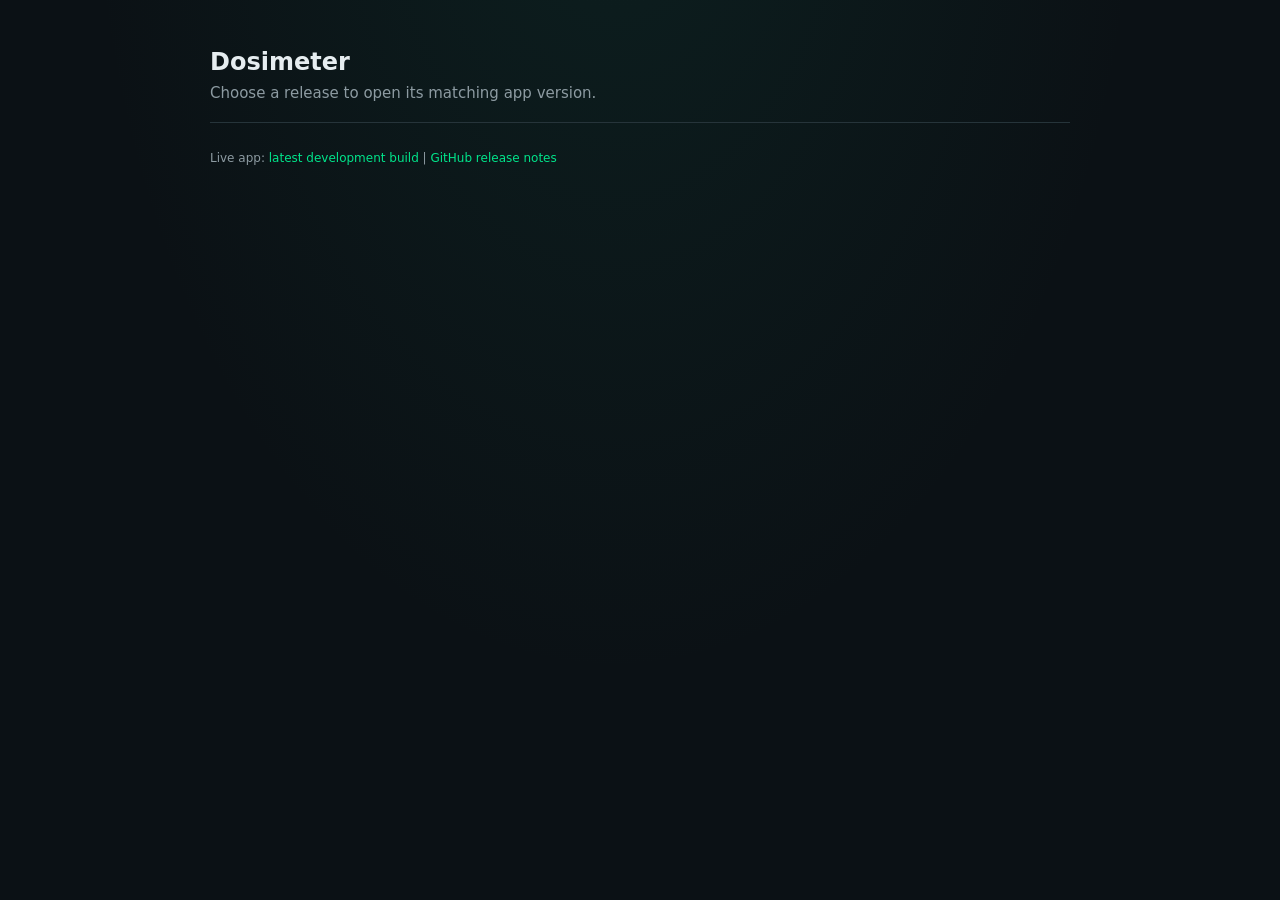
<file: tools/pages-index.html>
<!doctype html>
<html lang="en">
<head>
  <meta charset="utf-8">
  <meta name="viewport" content="width=device-width, initial-scale=1">
  <meta name="theme-color" content="#0b1115">
  <title>Dosimeter</title>
  <style>
    :root{color-scheme:dark;font:15px system-ui,sans-serif;background:#0b1115;color:#e6edf0;--muted:#8d9ba2;--line:#26343a;--green:#00e58b}
    *{box-sizing:border-box}body{min-height:100vh;margin:0;background:radial-gradient(ellipse at 48% -20%,rgba(20,112,90,.15),transparent 56%),#0b1115}
    main{width:min(860px,calc(100% - 32px));margin:0 auto;padding:48px 0}
    header{padding-bottom:20px;border-bottom:1px solid var(--line)}h1{margin:0;font-size:24px}header p{margin:8px 0 0;color:var(--muted)}
    h2{margin:28px 0 12px;font-size:13px;color:var(--muted);letter-spacing:.12em}
    ul{list-style:none;padding:0;margin:0;border:1px solid var(--line);border-radius:12px;overflow:hidden}
    li+li{border-top:1px solid var(--line)}.version{display:grid;grid-template-columns:minmax(0,1fr) auto;align-items:center;gap:14px;padding:14px 16px}
    .version>a{white-space:nowrap}
    a{color:var(--green);font-weight:650;text-decoration:none}a:hover{text-decoration:underline}.meta{color:var(--muted);font:11px ui-monospace,monospace}
    .meta{display:flex;flex-direction:column;align-items:flex-end;gap:6px;min-width:0}.release-date{white-space:nowrap}.downloads{display:block}.downloads a{white-space:nowrap}
    .release-history{position:relative}
    .release-history-toggle-input{position:absolute;width:1px;height:1px;opacity:0}
    .release-list>li:nth-child(n+2){display:none}
    .release-history-toggle-input:checked~section .release-list>li:nth-child(n+2){display:list-item}
    #stable-releases>li:nth-child(n+4){display:none}
    .release-history-toggle-input:checked~#stable-releases>li:nth-child(n+4){display:list-item}
    .release-history>#older-prereleases-section{display:none}
    .release-history-toggle-input:checked~#older-prereleases-section{display:block}
    .release-history-toggle{display:block;padding-top:6px;color:var(--green);font-size:12px;text-align:center;cursor:pointer}
    .release-history-toggle .show-less{display:none}
    .release-history-toggle::after{content:" ↓"}
    .release-history-toggle-input:checked~.release-history-toggle .show-more{display:none}
    .release-history-toggle-input:checked~.release-history-toggle .show-less{display:inline}
    .release-history-toggle-input:checked~.release-history-toggle::after{content:" ↑"}
    .release-history-toggle-input:focus-visible~.release-history-toggle{outline:2px solid var(--green);outline-offset:3px}
    .empty{padding:16px;color:var(--muted)}footer{margin-top:28px;color:var(--muted);font-size:12px}footer a{font-weight:500}
    @media(max-width:700px){main{padding:28px 0}.version{grid-template-columns:minmax(0,1fr);gap:7px}.version>a{white-space:normal;overflow-wrap:anywhere}.meta{align-items:flex-start}.release-date{white-space:normal;overflow-wrap:anywhere}}
  </style>
</head>
<body>
  <main>
    <header>
      <h1>Dosimeter</h1>
      <p>Choose a release to open its matching app version.</p>
    </header>
    <!-- STABLE_RELEASES -->
    <!-- PRERELEASE_HISTORY -->
    <footer>Live app: <a href="./app/">latest development build</a> | <a href="https://github.com/m0bua/geiger-custom/releases">GitHub release notes</a></footer>
  </main>
</body>
</html>
</file>
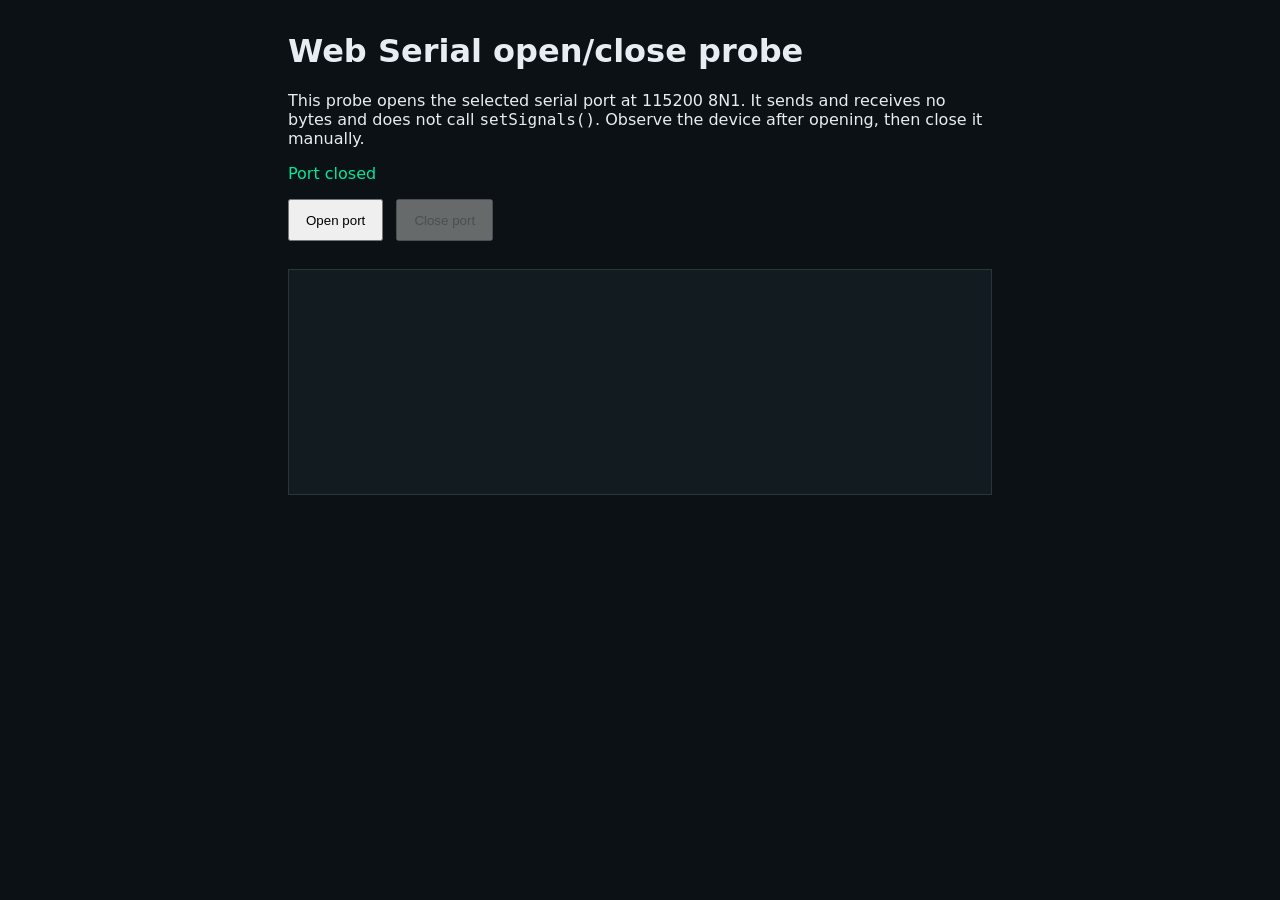
<file: tools/webserial_open_close_probe.html>
<!doctype html>
<meta charset="utf-8">
<meta name="viewport" content="width=device-width,initial-scale=1">
<title>Web Serial open/close probe</title>
<style>
  body { max-width: 44rem; margin: 2rem auto; padding: 0 1rem; font: 16px system-ui; background: #0b1114; color: #e7edf2; }
  button { margin: 0 .5rem .75rem 0; padding: .7rem 1rem; }
  pre { min-height: 12rem; padding: 1rem; overflow: auto; white-space: pre-wrap; background: #111b20; border: 1px solid #29363c; }
  #state { color: #00e89a; }
</style>
<h1>Web Serial open/close probe</h1>
<p>This probe opens the selected serial port at 115200 8N1. It sends and receives no bytes and does not call <code>setSignals()</code>. Observe the device after opening, then close it manually.</p>
<p id="state">Port closed</p>
<button id="open">Open port</button>
<button id="close" disabled>Close port</button>
<pre id="log"></pre>
<script>
  const state = document.querySelector('#state');
  const output = document.querySelector('#log');
  const openButton = document.querySelector('#open');
  const closeButton = document.querySelector('#close');
  let port = null;
  function log(message) {
    output.textContent += `[${new Date().toLocaleTimeString()}] ${message}\n`;
    output.scrollTop = output.scrollHeight;
  }
  if (!('serial' in navigator)) {
    state.textContent = 'Web Serial unavailable. Use desktop Chrome/Edge on HTTPS or localhost.';
    openButton.disabled = true;
  }
  openButton.addEventListener('click', async () => {
    openButton.disabled = true;
    try {
      port = await navigator.serial.requestPort();
      const info = port.getInfo?.() || {};
      log(`Selected USB ${Number(info.usbVendorId || 0).toString(16).padStart(4, '0')}:${Number(info.usbProductId || 0).toString(16).padStart(4, '0')}. Opening without reader/writer or UART traffic.`);
      await port.open({ baudRate: 115200, dataBits: 8, parity: 'none', stopBits: 1, flowControl: 'none' });
      state.textContent = 'Port open — no bytes sent. Observe the device, then press Close port.';
      closeButton.disabled = false;
      log('OPEN completed.');
    } catch (error) {
      log(`Open failed: ${error.name}: ${error.message}`);
      port = null;
      openButton.disabled = false;
    }
  });
  closeButton.addEventListener('click', async () => {
    closeButton.disabled = true;
    try {
      await port?.close();
      log('CLOSE completed.');
    } catch (error) {
      log(`Close failed: ${error.name}: ${error.message}`);
    } finally {
      port = null;
      state.textContent = 'Port closed';
      openButton.disabled = false;
    }
  });
  navigator.serial?.addEventListener('disconnect', (event) => {
    log('USB serial device disconnected while the probe page was open.');
    if (port === event.target) {
      port = null;
      closeButton.disabled = true;
      openButton.disabled = false;
      state.textContent = 'Device disconnected';
    }
  });
</script>
</file>
<file: app/style.css>
:root {
  color-scheme: dark;
  font-family: "Segoe UI", Arial, sans-serif;
  background: #0b1115;
  color: #e6edf0;
  font-synthesis: none;
  --muted: #8d9ba2;
  --line: rgba(160, 186, 194, .13);
  --panel: #111a1f;
  --green: #00e58b;
}
* { box-sizing: border-box; }
body { min-width: 320px; min-height: 100vh; margin: 0; padding-top: env(safe-area-inset-top); padding-bottom: env(safe-area-inset-bottom); background: radial-gradient(ellipse at 48% -20%, rgba(20,112,90,.15), transparent 56%), #0b1115; }
button { font: inherit; }
.shell { width: min(1280px, calc(100% - 40px)); margin: 0 auto; }
.connection { display: flex; align-items: center; gap: 8px; color: var(--muted); font-size: 12px; }
.connection-dot { width: 7px; height: 7px; border-radius: 50%; background: #66767c; }
.connection[data-state="connected"] .connection-dot { background: var(--green); box-shadow: 0 0 9px rgba(0,229,139,.7); }
.connection[data-state="disconnect-pending"] .connection-dot { background: #e8b85c; box-shadow: 0 0 9px rgba(232,184,92,.55); }
.connection[data-state="connecting"] .connection-dot { background: #e8b85c; animation: pulse 1s infinite; }
.toolbar { min-height: 64px; display: flex; align-items: center; gap: 18px; border-bottom: 1px solid var(--line); }
.tabs, .actions { display: flex; align-items: center; gap: 4px; }
.tab { flex: 0 0 auto; }
.toolbar .connection { margin-left: auto; }
.tab { padding: 8px 12px; border: 0; border-radius: 7px; color: var(--muted); background: transparent; font-size: 12px; cursor: pointer; }
.tab.active { color: var(--green); background: rgba(0,229,139,.09); }
.button { min-height: 36px; padding: 0 14px; border: 1px solid var(--line); border-radius: 8px; color: #c8d3d6; background: #121c21; font-size: 12px; font-weight: 650; cursor: pointer; }
.windows-bridge-port { min-height: 36px; max-width: 118px; padding: 0 8px; border: 1px solid var(--line); border-radius: 8px; color: #c8d3d6; background: #121c21; font: 11px "DM Mono", Consolas, monospace; }
.windows-bridge-port[hidden] { display: none; }
.windows-bridge-port:disabled { opacity: .45; }
.android-usb #connect-button { order: 1; }
.android-usb #connect-usb-button { order: 2; }
.button:disabled { opacity: .4; cursor: not-allowed; }
.button-primary { border-color: var(--green); color: #07120e; background: var(--green); }
.button-danger { border-color: #dc555e; color: #ffe1e1; background: #562127; }
.button-danger:hover { border-color: #ff7777; background: #713238; }
.confirm-dialog { width: min(520px, calc(100% - 32px)); padding: 24px; border: 1px solid #713238; border-radius: 14px; color: #e6edf0; background: #111a1d; box-shadow: 0 24px 80px rgba(0,0,0,.55); }
.confirm-dialog::backdrop { background: rgba(0,0,0,.72); }
.confirm-dialog h2 { margin: 0 0 12px; font-size: 19px; }
.confirm-dialog p { margin: 0; color: var(--muted); line-height: 1.6; }
.confirm-dialog-actions { display: flex; justify-content: flex-end; flex-wrap: wrap; gap: 9px; margin-top: 22px; }
.button-quiet { background: transparent; }
.button-stop { border-color: #ed6666; color: #fff; background: #a93232; }
.notice { min-height: 38px; margin: 0 0 14px; padding: 10px 12px; border: 1px solid var(--line); border-radius: 8px; color: #a6b5b9; background: rgba(25,43,49,.4); }
.notice p { margin: 0; font-size: 11px; line-height: 1.45; }
.notice[data-kind="error"] { border-color: rgba(247,108,104,.3); color: #e5b4b2; }
.notice[data-kind="success"] { border-color: rgba(0,229,139,.2); }
.notice[data-kind="warning"] { border-color: rgba(242,201,76,.32); color: #f2c94c; }
.notice[data-kind="demo"] { border-color: rgba(155,131,218,.35); color: #c3b5e8; background: rgba(46,35,69,.28); }
.device-clock { display: flex; align-items: baseline; justify-content: space-between; gap: 14px; margin: 2px 0 12px; padding: 8px 0; overflow-x: auto; border-top: 1px solid var(--line); border-bottom: 1px solid var(--line); scrollbar-width: thin; }
.device-clock div { display: flex; align-items: baseline; flex: 0 0 auto; gap: 7px; min-width: 0; white-space: nowrap; }
.device-clock span { color: #819096; font: 500 10px "DM Mono", Consolas, monospace; letter-spacing: .08em; }
.device-clock strong { overflow: hidden; color: #dce6e8; font: 500 12px "DM Mono", Consolas, monospace; text-overflow: ellipsis; white-space: nowrap; }
.device-clock strong.solar-warn { color: #f0d35e; }
.device-clock strong.solar-good { color: var(--green); }
.metrics { display: grid; grid-template-columns: repeat(2, minmax(0, 1fr)); gap: 12px; }
.metric, .details-panel { border: 1px solid var(--line); border-radius: 11px; background: linear-gradient(145deg, rgba(20,31,36,.98), rgba(15,23,28,.98)); }
.metric { min-height: 142px; padding: 18px; }
.metric-primary { border-color: rgba(0,229,139,.22); background: radial-gradient(ellipse at 10% 0%, rgba(0,229,139,.07), transparent 65%), var(--panel); }
.metric-heading { display: flex; align-items: center; justify-content: space-between; gap: 8px; }
.metric-label { color: #91a1a6; font: 500 10px "DM Mono", Consolas, monospace; letter-spacing: .11em; }
.hv-status { color: #ff6666; font: 600 10px "DM Mono", Consolas, monospace; letter-spacing: .08em; }
.metric-expand { width: 24px; height: 24px; flex: 0 0 auto; padding: 0; border: 1px solid var(--line); border-radius: 6px; color: var(--muted); background: transparent; font: 15px/1 "DM Mono", Consolas, monospace; cursor: pointer; }
.metric-expand:hover, .metric-expand[aria-expanded="true"] { border-color: rgba(0,229,139,.4); color: var(--green); }
.metric-value { display: grid; grid-template-columns: 1fr auto 1fr; align-items: baseline; margin-top: 22px; font: 500 40px/1 "DM Mono", Consolas, monospace; letter-spacing: -.06em; }
.metric-value > span { grid-column: 2; justify-self: center; }
.metric-value > small { grid-column: 3; justify-self: end; }
.metric-primary .metric-value { color: var(--green); }
.metric-value .level-blue { color: #287bff; }
.metric-value .level-green { color: #00e58b; }
.metric-value .level-yellow { color: #f0d35e; }
.metric-value .level-red { color: #ff6666; }
.metric-value small { color: #89999e; font: 500 12px "DM Mono", Consolas, monospace; letter-spacing: .04em; }
.metric-uptime { font-size: 25px; }
.metric-foot { display: flex; justify-content: space-between; margin: 10px 0 0; color: #9aa9ae; font: 14px "DM Mono", Consolas, monospace; }
.metric-foot > span:empty { display: none; }
.rate-accuracy-blue { color: #287bff; }
.rate-accuracy-gray { color: #9aa9ae; }
.metric.is-expanded .metric-foot { display: none; }
.metric-details { display: grid; gap: 5px; margin-top: 12px; padding-top: 10px; border-top: 1px solid var(--line); color: #aebbc0; font: 14px/1.35 "DM Mono", Consolas, monospace; }
.metric-details[hidden] { display: none; }
.metric-detail-row { display: flex; justify-content: space-between; gap: 8px; }
.metric-detail-row > span { color: var(--muted); }
.metric-detail-row > strong { color: #e6edf0; font-weight: 500; text-align: right; white-space: nowrap; }
.metric-dose-table { display: grid; grid-template-columns: auto repeat(3, minmax(0, 1fr)); align-items: center; gap: 6px 5px; padding-bottom: 4px; overflow-x: auto; font-size: 14px; }
.metric-dose-table > span { color: var(--muted); white-space: nowrap; }
.metric-dose-table > span:not(:first-child) { text-align: right; }
.metric-dose-table > span:nth-child(4n + 1) { text-align: left; }
.metric-dose-table > strong { color: #e6edf0; font-weight: 500; text-align: right; white-space: nowrap; }
.chart-panel { position: relative; display: flex; height: 360px; min-height: 240px; flex-direction: column; gap: 8px; margin-top: 10px; padding: 10px 12px; border: 1px solid var(--line); border-radius: 10px; background: rgba(17,26,31,.8); }
.chart-panel canvas { display: block; width: 100%; min-height: 0; flex: 1 1 auto; cursor: grab; touch-action: none; }
.chart-panel canvas:active { cursor: grabbing; }
.chart-action-hint { position: absolute; top: 6px; left: 6px; z-index: 1; display: grid; width: 33px; height: 33px; place-items: center; border: 1px solid var(--line); border-radius: 7px; color: #c8d3d6; background: rgba(7,17,21,.88); pointer-events: none; }
.chart-action-hint[hidden] { display: none; }
.chart-action-hint svg { display: none; width: 20px; height: 20px; fill: none; stroke: currentColor; stroke-width: 1.8; stroke-linecap: round; stroke-linejoin: round; }
.chart-action-hint[data-mode="zoom-in"] [data-action-icon="zoom-in"],
.chart-action-hint[data-mode="zoom-out"] [data-action-icon="zoom-out"],
.chart-action-hint[data-mode="older"] [data-action-icon="older"],
.chart-action-hint[data-mode="newer"] [data-action-icon="newer"] { display: block; }
.chart-summary { display: grid; grid-template-columns: repeat(6, minmax(0, 1fr)); gap: 8px; color: var(--muted); font: 10px "DM Mono", Consolas, monospace; }
.chart-summary > div { display: flex; min-width: 0; flex-direction: column; align-items: center; gap: 3px; padding-left: 8px; border-left: 1px solid var(--line); text-align: center; }
.chart-summary > div:first-child { padding-left: 0; border-left: 0; }
.chart-summary strong { max-width: 100%; overflow: hidden; color: #d8e2e4; font-size: 11px; font-weight: 500; text-align: center; text-overflow: ellipsis; white-space: nowrap; }
.chart-summary .level-green { color: #00e58b; }
.chart-summary .level-yellow { color: #f0d35e; }
.chart-summary .level-red { color: #ff6666; }
.chart-summary #chart-range-dose.level-white { color: #f3f5f5; }
.chart-summary #chart-range-dose.level-yellow { color: #f0d35e; }
.chart-summary #chart-range-dose.level-red { color: #ff6666; }
.chart-tooltip { position: absolute; z-index: 1; padding: 6px 8px; border: 1px solid rgba(0,229,139,.45); border-radius: 6px; color: #e6edf0; background: rgba(7,18,14,.94); box-shadow: 0 3px 12px rgba(0,0,0,.28); font: 11px "DM Mono", Consolas, monospace; white-space: pre; pointer-events: none; }
.details-panel { padding: 18px; }
.placeholder-page { min-height: 180px; padding: 28px 20px; border: 1px solid var(--line); border-radius: 11px; background: rgba(17,26,31,.8); }
.placeholder-page h2 { margin: 0 0 8px; font-size: 16px; }
.placeholder-page p { margin: 0; color: var(--muted); font-size: 12px; }
.information-page { display: grid; gap: 12px; }
.information-page > h2 { margin: 0; font-size: 17px; }
.information-card { padding: 16px; border: 1px solid var(--line); border-radius: 10px; background: rgba(17,26,31,.72); }
.information-card h3 { margin: 0 0 10px; color: #d8e2e4; font-size: 13px; }
.information-card p, .information-card li { color: #aebbc0; font-size: 12px; line-height: 1.6; }
.information-card p { margin: 8px 0 0; }
.information-card ol, .information-card ul { display: grid; gap: 6px; margin: 0; padding-left: 22px; }
.manual-card > summary { color: #d8e2e4; font-size: 13px; font-weight: 600; cursor: pointer; list-style: none; }
.manual-card > summary::-webkit-details-marker { display: none; }
.manual-card > summary::after { float: right; color: var(--muted); content: "+"; font: 18px/1 "DM Mono", Consolas, monospace; }
.manual-card[open] > summary::after { content: "−"; }
.manual-card > :not(summary) { margin-top: 12px; }
.device-manual-content { display: grid; gap: 10px; margin-top: 14px; }
.manual-chapter { margin-top: 16px; }
.manual-chapter > h3 { margin: 0 0 8px; color: #d8e2e4; font-size: 13px; }
.manual-screen-grid { display: grid; grid-template-columns: repeat(3, minmax(0, 1fr)); gap: 12px; margin-top: 14px; }
.manual-screen-grid figure { min-width: 0; margin: 0; padding: 10px; border: 1px solid var(--line); border-radius: 8px; background: #0b1115; }
.manual-screen-grid figcaption { min-height: 2.4em; margin-bottom: 8px; color: #d8e2e4; font-size: 11px; }
.manual-screen-grid img { display: block; width: 100%; aspect-ratio: 2 / 1; object-fit: contain; }
.manual-screen-single { max-width: 420px; margin: 12px 0 0; padding: 10px; border: 1px solid var(--line); border-radius: 8px; background: #0b1115; }
.manual-navigation-figure { max-width: none; padding: 0; border: 0; background: transparent; }
.manual-screen-single figcaption { margin-bottom: 8px; color: #d8e2e4; font-size: 11px; }
.manual-screen-single img { display: block; width: 100%; height: auto; }
@media (max-width: 760px) { .manual-screen-grid { grid-template-columns: repeat(2, minmax(0, 1fr)); } }
@media (max-width: 480px) { .manual-screen-grid { grid-template-columns: minmax(0, 1fr); } }
.manual-image-zoom { display: block; width: 100%; padding: 0; border: 0; background: transparent; cursor: zoom-in; }
.manual-image-zoom img { width: 100%; height: auto; }
.manual-image-dialog { position: fixed; inset: 0; width: 100vw; height: 100vh; height: 100dvh; max-width: none; max-height: none; margin: 0; padding: 56px 20px 20px; overflow: hidden; border: 0; color: #d8e2e4; background: #080d10; }
.manual-image-dialog::backdrop { background: #080d10; }
.manual-image-dialog > img { display: block; width: 100%; height: 100%; object-fit: contain; touch-action: none; transform-origin: center; cursor: grab; }
.manual-image-dialog > img.is-dragging { cursor: grabbing; }
.manual-image-dialog-close { position: absolute; z-index: 1; top: 12px; right: 16px; }
.information-card code, .information-page code { color: #d8e2e4; font: 11px "DM Mono", Consolas, monospace; }
.firmware-command { overflow-x: auto; margin: 8px 0 14px; padding: 10px; border: 1px solid var(--line); border-radius: 7px; background: #0b1115; line-height: 1.5; }
.firmware-command code { white-space: pre; }
.app-version { margin: 0; color: var(--muted); font-size: 12px; }
.app-version strong { color: #d8e2e4; font-weight: 600; }
.release-list time { color: var(--green); font: 11px "DM Mono", Consolas, monospace; white-space: nowrap; }
.release-history { position: relative; }
.release-history-toggle-input { position: absolute; width: 1px; height: 1px; opacity: 0; }
.release-history-content { max-height: 190px; overflow: hidden; transition: max-height .35s ease; mask-image: linear-gradient(to bottom, #000 calc(100% - 30px), transparent 100%); -webkit-mask-image: linear-gradient(to bottom, #000 calc(100% - 30px), transparent 100%); }
.release-history-toggle { display: block; padding-top: 6px; color: var(--green); font-size: 11px; text-align: center; cursor: pointer; }
.release-history-toggle .show-less { display: none; }
.release-history-toggle::after { content: " ↓"; }
.release-history-toggle-input:checked ~ .release-history-content { max-height: 5000px; mask-image: none; -webkit-mask-image: none; }
.release-history-toggle-input:checked ~ .release-history-toggle .show-more { display: none; }
.release-history-toggle-input:checked ~ .release-history-toggle .show-less { display: inline; }
.release-history-toggle-input:checked ~ .release-history-toggle::after { content: " ↑"; }
.release-history-toggle-input:focus-visible ~ .release-history-toggle { outline: 1px solid var(--green); outline-offset: 4px; }
.information-note { margin: 0; color: var(--muted); font-size: 11px; line-height: 1.5; }
.information-note a { color: var(--green); }
.firmware-section { position: relative; box-sizing: border-box; width: 100%; max-width: none; margin-top: 10px; padding: 0 14px; border: 1px solid var(--line); border-radius: 9px; background: rgba(17,26,31,.65); }
.firmware-section > summary { box-sizing: border-box; display: flex; align-items: center; justify-content: space-between; height: 48px; min-height: 48px; padding: 0; color: #d8e2e4; font-size: 14px; font-weight: 600; cursor: pointer; list-style: none; }
.firmware-section:not([open]) { display: flex; height: 50px; min-height: 50px; padding-top: 0; padding-bottom: 0; overflow: hidden; }
.firmware-section:not([open]) > summary { flex: 1; height: auto; min-height: 0; margin: 0; align-self: stretch; }
.firmware-section > summary::-webkit-details-marker { display: none; }
.firmware-section > summary::after { position: absolute; top: 24px; right: 17px; margin: 0; color: var(--muted); content: "+"; font: 18px/1 "DM Mono", Consolas, monospace; transform: translateY(-50%); }
.firmware-section[open] > summary::after { content: "−"; }
.firmware-section[open] > summary { border-bottom: 1px solid var(--line); }
.firmware-section > :not(summary) { margin-top: 12px; }
.firmware-section > :last-child:not(summary) { margin-bottom: 14px; }
.local-build-flash { display: flex; align-items: center; justify-content: space-between; gap: 12px; flex-wrap: wrap; }
.quick-flash { width: 100%; max-width: none; }
.quick-flash strong { color: var(--green); font-size: 13px; }
.firmware-current-static-title { margin: 0; padding: 15px 0 0; color: #d8e2e4; font-size: 14px; font-weight: 600; }
.firmware-subsection { box-sizing: border-box; margin-top: 10px; padding: 0 12px; border: 1px solid rgba(74,92,101,.45); border-radius: 8px; background: rgba(12,20,24,.25); }
.firmware-subsection > summary { box-sizing: border-box; display: flex; align-items: center; justify-content: space-between; height: 44px; min-height: 44px; padding: 0; color: #aebbc0; font-size: 13px; font-weight: 600; cursor: pointer; list-style: none; }
.firmware-subsection > summary::-webkit-details-marker { display: none; }
.firmware-subsection > summary::after { margin-left: auto; color: var(--muted); content: "+"; font: 18px/1 "DM Mono", Consolas, monospace; }
.firmware-subsection[open] > summary::after { content: "−"; }
.firmware-subsection[open] > summary { border-bottom: 1px solid var(--line); }
.firmware-subsection > :not(summary) { margin-top: 10px; }
.firmware-subsection > :last-child:not(summary) { margin-bottom: 12px; }
.custom-firmware-builder { margin-top: 14px; }
.firmware-tools { margin-top: 16px; }
.custom-firmware-builder > summary { color: #aebbc0; }
.custom-firmware-builder > p, .custom-build-estimate { color: var(--muted); font-size: 12px; }
.custom-build-auth, .custom-build-profile, .custom-build-features { margin-top: 12px; }
.custom-build-auth { display: flex; flex-wrap: wrap; align-items: center; gap: 10px; }
.custom-build-auth code { color: var(--green); font-size: 18px; letter-spacing: .12em; }
.custom-build-features { display: grid; grid-template-columns: repeat(auto-fit,minmax(190px,1fr)); gap: 8px 14px; }
.custom-build-features label { display: flex; align-items: center; gap: 8px; color: #e6edf0; font-size: 12px; }
.custom-build-config-view { margin-top: 14px; padding: 10px 12px; border: 1px solid var(--line); border-radius: 8px; background: rgba(12,20,24,.45); }
.custom-build-config-view > summary { color: #d8e2e4; font-size: 12px; font-weight: 600; cursor: pointer; }
.custom-build-config-view > p { margin: 8px 0 12px; color: var(--muted); font-size: 11px; }
.custom-build-config-list { display: block; }
.custom-build-settings-pair { grid-template-columns: repeat(3, minmax(0, 1fr)); grid-template-rows: repeat(11, auto); column-gap: 42px; }
.custom-build-settings-pair .setting-controls { gap: 8px; }
.custom-build-settings-pair .setting-row select { min-width: 100px; }
.custom-build-theme-section { margin-top: 18px; }
.custom-build-theme-toolbar { align-items: center; }
.custom-build-theme-toolbar .theme-preset-control select { min-width: 128px; }
.custom-build-theme-toolbar .custom-build-theme-code-control { flex: 1 1 300px; }
.custom-build-theme-toolbar > .button { flex: 0 0 auto; }
.custom-build-profile > label { display: block; margin-bottom: 6px; color: var(--muted); font-size: 11px; }
.custom-build-profile textarea { width: 100%; resize: vertical; color: #e6edf0; background: #121c21; border: 1px solid var(--line); border-radius: 6px; padding: 8px; font: 11px/1.4 ui-monospace,monospace; }
.custom-firmware-builder [hidden] { display: none !important; }
@media (max-width: 580px) { .custom-build-settings-pair { grid-template-columns: 1fr; grid-template-rows: none; grid-auto-flow: row; } }
.stock-firmware > p { margin: 8px 0; color: #89999f; font-size: 11px; }
.stock-firmware-list { display: grid; grid-template-columns: repeat(2, minmax(0, 1fr)); gap: 8px; }
.stock-firmware-list .button { justify-content: flex-start; }
.stock-firmware-sources { margin-top: 12px; padding-top: 10px; border-top: 1px solid rgba(74,92,101,.35); color: #89999f; font-size: 11px; }
.stock-firmware-sources h4 { margin: 0 0 6px; color: #aebbc0; font-size: 11px; font-weight: 600; }
.stock-firmware-sources ul { display: grid; gap: 5px; margin: 0; padding-left: 18px; }
.stock-firmware-sources li { padding-left: 2px; }
.stock-firmware-sources a { color: #65b8e8; margin-right: 6px; }
.stock-firmware-sources a:hover { color: #91d2f7; }
.stock-firmware-sources span { color: #89999f; }
.local-build-copy { display: grid; gap: 7px; }
.local-build-flash p { margin: 0; color: var(--muted); font-size: 12px; }
.local-build-flash code { color: #c8d3d6; font: 11px "DM Mono", Consolas, monospace; }
.backup-reminder { margin: 0; color: #f2c94c; font-size: 11px; line-height: 1.45; }
.reboot-actions { margin-top: 12px; }
.reboot-status { margin-top: 12px !important; }
.reboot-status[data-level="success"] { color: var(--green); }
.reboot-status[data-level="partial"] { color: #b8d94c; }
.reboot-status[data-level="warning"] { color: #f2c94c; }
.reboot-status[data-level="error"] { color: #ff7474; }
.firmware-tools { display: grid; gap: 10px; }
.firmware-controls { display: grid; grid-template-columns: minmax(220px, 1fr) auto auto auto; align-items: end; gap: 8px; }
.firmware-file-control { display: grid; min-width: 0; gap: 5px; color: #aebbc0; font-size: 12px; }
.firmware-file-control input[type="file"] { min-height: 36px; width: 100%; min-width: 0; padding: 7px; border: 1px solid var(--line); border-radius: 7px; color: #d8e2e4; background: #111a1f; font: 11px "DM Mono", Consolas, monospace; }
.firmware-image-status { min-height: 14px; color: var(--muted); font-size: 10px; line-height: 1.4; overflow-wrap: anywhere; }
.firmware-controls > .firmware-image-status { grid-column: 1 / -1; }
.firmware-image-status[data-kind="ours"] { color: var(--green); }
.firmware-image-status[data-kind="ours-partial"] { color: #b8d94c; }
.firmware-image-status[data-kind="ours-incompatible"] { color: #f2c94c; }
.firmware-image-status[data-kind="stock"] { color: #f2c94c; }
.firmware-image-status[data-kind="unknown"] { color: #ff7474; }
.firmware-image-status[data-kind="invalid"] { color: #ff7474; }
.firmware-controls > .button { min-height: 36px; }
.firmware-tools .verify-option { display: flex; align-items: center; gap: 8px; min-height: 36px; white-space: nowrap; color: #aebbc0; font-size: 12px; }
.firmware-tools input[type="checkbox"] { accent-color: var(--green); }
.firmware-activity { display: grid; gap: 10px; width: 100%; max-width: none; margin-top: 16px; padding: 14px; border: 1px solid var(--line); border-radius: 9px; background: rgba(17,26,31,.65); }
.firmware-activity h2 { margin: 0; font-size: 14px; }
.firmware-log-window { position: relative; overflow: visible; margin-top: 4px; border: 1px solid var(--line); border-radius: 8px; background: #080e11; }
.firmware-log-toolbar { position: absolute; z-index: 1; top: 6px; right: 6px; }
.firmware-log-toolbar .button { min-height: 27px; padding: 0 9px; opacity: .55; background: rgba(18,28,33,.72); font-size: 10px; transition: opacity .15s ease; }
.firmware-log-toolbar .button:hover, .firmware-log-toolbar .button:focus-visible { opacity: 1; }
.firmware-log { overflow: auto; resize: vertical; min-height: 145px; max-height: 70vh; margin: 0; padding: 12px; border: 0; border-radius: 0; color: #c8d3d6; background: transparent; font: 11px/1.55 "DM Mono", Consolas, monospace; }
.firmware-log-action { border-bottom: 1px solid rgba(74,92,101,.28); }
.firmware-log-action:last-child { border-bottom: 0; }
.firmware-log-action > summary { display: flex; align-items: center; gap: 7px; min-height: 25px; color: #aebbc0; cursor: pointer; list-style: none; user-select: none; }
.firmware-log-action > summary::-webkit-details-marker { display: none; }
.firmware-log-action > summary::before { content: "›"; display: inline-block; width: 8px; color: var(--green); font: 15px/1 Consolas, monospace; transition: transform .12s ease; }
.firmware-log-action[open] > summary::before { transform: rotate(90deg); }
.firmware-log-action > summary:hover { color: #e3ecee; }
.firmware-log-action > summary .log-action-time { color: #74868d; }
.firmware-log-lines { margin: 0; padding: 2px 0 9px 15px; white-space: pre-wrap; overflow-wrap: anywhere; font: inherit; }
.firmware-log .log-success { color: #00e58b !important; }
.firmware-log .log-partial { color: #b8d94c; }
.firmware-log .log-warning { color: #f2c94c; }
.firmware-log .log-error { color: #ff7474; }
.dump-controls { display: flex; align-items: flex-end; flex-wrap: wrap; gap: 8px; }
.dump-controls > label[for="spi-dump-method"] { display: grid; gap: 5px; color: #aebbc0; font-size: 12px; }
.dump-controls > label[for="spi-dump-method"] select { min-width: 190px; min-height: 36px; padding: 7px 9px; border: 1px solid var(--line); border-radius: 7px; color: #d8e2e4; background: #111a1f; font: 12px "DM Mono", Consolas, monospace; }
.memory-range-controls { display: grid; grid-template-columns: minmax(150px, 1fr) repeat(2, minmax(130px, 1fr)); gap: 8px; margin: 12px 0; }
.memory-range-controls label { display: grid; gap: 5px; color: #aebbc0; font-size: 12px; }
.memory-range-controls input, .memory-range-controls select { width: 100%; min-width: 0; min-height: 36px; padding: 7px 9px; border: 1px solid var(--line); border-radius: 7px; color: #d8e2e4; background: #111a1f; font: 12px "DM Mono", Consolas, monospace; }
.firmware-dump-actions { margin-bottom: 2px; }
.spi-downloads > p { color: var(--muted); font-size: 11px; line-height: 1.45; }
.spi-downloads-list { display: grid; }
.spi-download-item { display: grid; grid-template-columns: minmax(0, 1fr) auto; align-items: center; gap: 10px; padding: 10px 0; border-top: 1px solid var(--line); }
.spi-download-info { display: grid; min-width: 0; gap: 4px; }
.spi-download-info strong { color: #c8d3d6; font-size: 11px; font-weight: 600; }
.spi-download-info span { overflow: hidden; color: var(--muted); font: 10px/1.4 "DM Mono", Consolas, monospace; text-overflow: ellipsis; white-space: nowrap; }
.spi-download-actions { display: flex; gap: 6px; }
.dump-status[data-level="success"] { color: var(--green); }
.dump-status[data-level="warning"] { color: #f2c94c; }
.dump-status[data-level="error"] { color: #ff7474; }
.settings-panel { padding: 18px; border: 1px solid var(--line); border-radius: 11px; background: rgba(17,26,31,.8); }
.settings-clock { margin: 14px 0 16px; padding: 12px; border: 1px solid var(--line); border-radius: 9px; background: rgba(8,14,17,.42); }
.settings-clock-grid { display: grid; grid-template-columns: repeat(3, minmax(0, 1fr)); gap: 12px; align-items: end; }
.settings-clock-grid > div { display: grid; gap: 5px; min-width: 0; }
.settings-clock-grid .clock-difference-line { display: flex; align-items: baseline; gap: 7px; min-width: 0; }
.settings-clock-grid span { color: #819096; font: 500 9px "DM Mono", Consolas, monospace; letter-spacing: .08em; }
.settings-clock-grid strong { overflow: hidden; color: #dce6e8; font: 500 12px "DM Mono", Consolas, monospace; text-overflow: ellipsis; white-space: nowrap; }
#settings-clock-difference[data-state="positive"] { color: var(--green); }
#settings-clock-difference[data-state="negative"] { color: #ff7474; }
#settings-clock-difference[data-state="warming"] { color: #899397; }
.settings-clock-grid .button { justify-self: start; }
.settings-clock > p { margin: 10px 0 0; color: var(--muted); font-size: 10px; }
.settings-clock > p[data-level="success"] { color: var(--green); }
.settings-clock > p[data-level="error"] { color: #ff7474; }
.clock-stability-hint { color: #899397; font: 10px "DM Mono", Consolas, monospace; white-space: nowrap; }
.logs-panel { padding: 18px; border: 1px solid var(--line); border-radius: 11px; background: rgba(17,26,31,.8); }
.logs-tabs-row { display: flex; align-items: center; justify-content: space-between; gap: 14px; min-width: 0; border-bottom: 1px solid var(--line); }
.logs-heading-actions { flex: 1 1 auto; min-width: 0; justify-content: flex-end; }
.logs-heading-actions > #logs-status { min-width: 0; overflow: hidden; color: var(--muted); font-size: 11px; text-overflow: ellipsis; white-space: nowrap; }
.logs-fullscreen-button { min-width: 36px; min-height: 32px; padding: 0 8px; font-size: 18px; line-height: 1; }
.logs-panel.is-fullscreen { position: fixed; z-index: 1000; inset: 0; display: flex; width: 100%; height: 100vh; height: 100dvh; max-height: none; flex-direction: column; overflow: hidden; padding: 12px 18px 0; border: 0; border-radius: 0; background: #0b1115; }
.logs-panel.is-fullscreen > .logs-tabs-row { display: none; }
.logs-panel.is-fullscreen .log-content { min-height: 0; flex: 1 1 auto; overflow: auto; }
.logs-panel.is-fullscreen #exit-logs-fullscreen { display: inline-flex; }
.log-tabs { display: flex; flex: 0 1 auto; gap: 5px; min-width: 0; padding: 12px 0; border: 0; }
.log-tab { padding: 7px 11px; border: 0; border-radius: 6px; color: var(--muted); background: transparent; font-size: 11px; cursor: pointer; }
.log-tab.active { color: var(--green); background: rgba(0,229,139,.09); }
.log-content { padding: 0 0 14px; color: var(--muted); font: 11px "DM Mono", Consolas, monospace; }
.logs-tools { display: flex; align-items: center; justify-content: space-between; gap: 16px; padding: 10px 0 2px; }
.logs-left-tools { display: flex; align-items: center; flex: 0 0 auto; gap: 10px; color: var(--muted); font-size: 11px; }
.logs-left-tools label { display: inline-flex; align-items: center; gap: 7px; }
.log-date-tools { display: flex; align-items: center; justify-content: flex-end; flex-wrap: nowrap; gap: 9px; color: var(--muted); font-size: 11px; }
.log-date-tools > label { display: inline-flex; align-items: center; gap: 7px; }
.log-date-tools #log-range-extra label { display: inline-flex; align-items: center; gap: 7px; }
.logs-device-clock { flex: 0 0 auto; font-size: 10px; letter-spacing: .04em; }
.logs-device-clock strong { margin-left: 5px; color: #d8e2e4; font: 500 11px "DM Mono", Consolas, monospace; letter-spacing: 0; }
.log-date-tools input { min-height: 34px; padding: 0 8px; border: 1px solid var(--line); border-radius: 7px; color: #d8e2e4; background: #111a1f; font: 11px "DM Mono", Consolas, monospace; }
.log-date-tools #log-custom-count { box-sizing: border-box; width: 86px; }
.log-date-tools select, .logs-left-tools select { min-height: 34px; padding: 0 7px; border: 1px solid var(--line); border-radius: 7px; color: #d8e2e4; background: #111a1f; font: 11px "DM Mono", Consolas, monospace; }
.log-date-tools #log-range-extra { display: inline-flex; flex: 0 0 auto; align-items: center; gap: 8px; }
.log-date-tools #log-range-extra[hidden] { display: inline-flex !important; visibility: hidden; }
.log-date-tools > button { flex: 0 0 auto; }
.log-pagination { display: flex; align-items: center; justify-content: flex-end; gap: 7px; min-height: 36px; padding: 4px 0; color: var(--muted); font-size: 10px; }
.log-pagination[hidden] { display: none; }
.log-pagination > span { font: 10px "DM Mono", Consolas, monospace; white-space: nowrap; }
.log-pagination > label { display: inline-flex; align-items: center; gap: 5px; white-space: nowrap; }
.log-pagination select { min-height: 28px; padding: 0 7px; border: 1px solid var(--line); border-radius: 7px; color: #d8e2e4; background: #111a1f; font: 10px "DM Mono", Consolas, monospace; }
.log-pagination #log-page-size { min-width: 64px; }
.log-pagination #log-page-number { min-width: 58px; }
.log-pagination label[hidden] { display: none; }
.log-pagination .button { min-height: 28px; padding: 0 9px; font-size: 10px; }
.log-grid { width: 100%; min-width: 0; display: grid; grid-template-columns: minmax(130px, 1.3fr) repeat(3, minmax(90px, 1fr)) minmax(180px, 1.5fr) 32px; gap: 8px; align-items: center; }
.log-grid-header { position: sticky; z-index: 3; top: 0; box-sizing: border-box; min-height: 32px; padding: 8px 10px; color: var(--muted); background: #111a1f; font-size: 10px; text-transform: uppercase; }
.log-grid-header .log-sort-button { width: 100%; padding: 0; border: 0; color: inherit; background: transparent; font: inherit; text-align: right; text-transform: inherit; overflow-wrap: anywhere; cursor: pointer; }
.log-grid-header .log-sort-button:first-child { text-align: left; }
.log-grid-header .log-sort-button:hover, .log-grid-header .log-sort-button:focus-visible { color: #e3ecee; }
.log-record { position: relative; isolation: isolate; min-height: 38px; padding: 7px 10px; border-bottom: 1px solid rgba(160,186,194,.08); color: #d8e2e4; font: 500 11px/1.4 "DM Mono", Consolas, monospace; }
.log-record::before { position: absolute; z-index: -1; inset: 0 auto 0 0; width: var(--bar-width); content: ""; background: rgba(194,207,211,.12); }
.log-record::after { position: absolute; z-index: 0; inset: 0; content: ""; background: transparent; pointer-events: none; transition: background-color .12s ease; }
.log-record:hover::after, .log-record:focus-within::after { background: rgba(81,157,185,.17); }
.log-record span { position: relative; z-index: 1; min-width: 0; overflow-wrap: anywhere; text-align: right; white-space: normal; }
.log-record span:first-child { color: #aab8bd; text-align: left; }
.log-row-action { justify-self: center; width: 24px; }
.log-record .log-drilldown-button { position: relative; z-index: 1; width: 24px; min-height: 24px; padding: 0; border: 1px solid rgba(0,229,139,.24); border-radius: 6px; color: var(--green); background: rgba(0,229,139,.06); font: 15px/1 "DM Mono", Consolas, monospace; cursor: pointer; }
.log-record .log-drilldown-button:hover, .log-record .log-drilldown-button:focus-visible { border-color: var(--green); background: rgba(0,229,139,.14); }
.log-record .log-drilldown-button:disabled { opacity: .28; cursor: not-allowed; }
.log-record .log-metric { color: #aab8bd; }
.log-record .level-white { color: #f3f5f5; }
.log-record .level-green { color: var(--green); }
.log-record .level-yellow { color: #f0d35e; }
.log-record .level-red { color: #ff6666; }
.log-record .coverage-red { color: #ff6666; }
.log-record .coverage-yellow { color: #f0d35e; }
.log-record .coverage-green { color: var(--green); }
.log-record.log-total { position: sticky; z-index: 2; top: var(--log-header-sticky-offset, 32px); border-top: 1px solid rgba(0,232,159,.28); border-bottom-color: rgba(0,232,159,.2); color: #eef8f5; background: #111a1f; font-weight: 700; }
.log-record.log-total::before { width: 100%; background: rgba(0,232,159,.07); }
.log-record.log-total span:first-child { color: var(--green); }
.diagnostics-panel { margin-top: 14px; border-top: 1px solid var(--line); color: var(--muted); font-size: 10px; }
.diagnostics-panel summary { padding: 10px 0; cursor: pointer; }
.diagnostics-actions { display: flex; gap: 7px; margin-bottom: 7px; }
.diagnostics-actions .button { min-height: 28px; padding: 0 9px; font-size: 10px; }
.diagnostics-panel pre { max-height: 320px; overflow: auto; margin: 0 0 10px; padding: 9px; border: 1px solid rgba(160,186,194,.12); border-radius: 6px; color: #aebbc0; background: rgba(0,0,0,.2); font: 10px/1.45 "DM Mono", Consolas, monospace; white-space: pre-wrap; word-break: break-word; }
#settings-status { color: var(--muted); font: 10px "DM Mono", Consolas, monospace; }
.settings-list { display: flex; flex-direction: column; gap: 18px; }
.settings-pair { display: grid; grid-template-columns: repeat(2, minmax(0, 1fr)); grid-template-rows: repeat(14, auto); grid-auto-flow: column; column-gap: 54px; }
.setting-row { min-height: 52px; display: flex; align-items: center; justify-content: space-between; gap: 14px; border-bottom: 1px solid rgba(160,186,194,.08); }
.setting-row > label { color: #aebbc0; font-size: 12px; }
.setting-controls { display: flex; align-items: center; justify-content: flex-end; gap: 12px; }
.setting-visible { display: inline-flex; align-items: center; gap: 5px; color: #819096; font-size: 10px; cursor: pointer; white-space: nowrap; }
.setting-visible input { accent-color: var(--green); }
.setting-visible input:disabled { cursor: not-allowed; }
.setting-support-note { color: #7f8b90; font: 10px "DM Mono", Consolas, monospace; white-space: nowrap; }
.setting-row[data-supported="false"] { opacity: .7; }
.setting-row select { min-width: 110px; max-width: 48%; padding: 7px 9px; border: 1px solid var(--line); border-radius: 6px; color: #e6edf0; background: #111a1f; font: 11px "DM Mono", Consolas, monospace; }
.setting-row select:disabled { opacity: .55; }
.setting-row.setting-danger > label { color: #ff6868; }
.setting-row.setting-danger select,
.setting-row.setting-danger .device-action-button { border-color: #713238; color: #ff7777; background: #251719; }
.setting-row.setting-danger select:hover,
.setting-row.setting-danger .device-action-button:hover { border-color: #dc555e; color: #ffe1e1; background: #562127; }
.setting-row.setting-action-warning .device-action-button { border-color: #685a25; color: #d6bd56; background: #242216; }
.setting-row.setting-action-warning .device-action-button:hover { border-color: #dfc447; color: #181608; background: #d6bd56; }
.setting-row .device-action-button:disabled { opacity: .5; cursor: not-allowed; }
.setting-power-actions { flex-wrap: wrap; }
.setting-action-title { color: #d6bd56; font-size: 11px; font-weight: 650; }
.setting-power-controls { gap: 8px; flex-wrap: wrap; }
.setting-power-controls .setting-visible { margin-left: 2px; }
.settings-note { margin: 13px 0 0; color: #77868c; font-size: 10px; }
.settings-section { margin-top: 24px; padding-top: 16px; border-top: 1px solid var(--line); }
.settings-section-summary { display: flex; align-items: center; gap: 14px; cursor: pointer; list-style: none; }
.settings-section-summary::-webkit-details-marker { display: none; }
.settings-section-summary::after { order: 1; margin-left: auto; color: var(--muted); content: "+"; font: 18px/1 "DM Mono", Consolas, monospace; }
.settings-section[open] > .settings-section-summary::after { content: "-"; }
.settings-section-title { color: #d8e2e4; font-size: 13px; font-weight: 600; }
.settings-section-description { margin: 5px 0 13px; color: var(--muted); font-size: 11px; }
#device-controls-status { color: var(--muted); font: 10px "DM Mono", Consolas, monospace; }
.device-controls-grid { display: flex; align-items: center; flex-wrap: wrap; gap: 9px; }
.device-mode-controls { display: flex; align-items: center; flex-wrap: wrap; gap: 7px; }
.device-mode-controls > span { margin-right: 2px; color: var(--muted); font-size: 11px; }
.device-controls-grid .button:disabled { opacity: .5; cursor: not-allowed; }
.device-controls-grid .button[data-active="true"] { border-color: var(--green); color: var(--green); }
#theme-status { color: var(--muted); font: 10px "DM Mono", Consolas, monospace; }
.theme-toolbar { display: flex; align-items: flex-end; flex-wrap: wrap; gap: 10px; margin-bottom: 12px; }
.theme-preset-control { display: flex; align-items: center; gap: 9px; width: fit-content; margin: 0; color: var(--muted); font-size: 11px; }
.theme-preset-control select { min-height: 34px; padding: 0 9px; border: 1px solid var(--line); border-radius: 7px; color: #e6edf0; background: #111a1f; font: 11px "DM Mono", Consolas, monospace; }
.theme-colors { display: grid; grid-template-columns: 1fr; gap: 12px; }
.theme-color-group { display: grid; grid-template-columns: 110px minmax(0, 1fr); align-items: center; gap: 12px; min-width: 0; margin: 0; padding: 9px; border: 1px solid var(--line); border-radius: 8px; }
.theme-color-group-title { color: var(--muted); font: 10px "DM Mono", Consolas, monospace; }
.theme-color-grid { display: grid; grid-template-columns: repeat(4, minmax(0, 1fr)); gap: 8px; }
.theme-color-control { display: flex; align-items: center; justify-content: flex-end; gap: 7px; min-height: 40px; padding: 0 9px; border: 1px solid var(--line); border-radius: 7px; color: #aebbc0; background: #111a1f; font-size: 11px; }
.theme-color-control > span:first-child { margin-right: auto; }
.theme-color-control input[type="color"] { width: 36px; height: 27px; padding: 2px; border: 1px solid var(--line); border-radius: 5px; background: transparent; cursor: pointer; }
.theme-color-control input.theme-color-code { box-sizing: border-box; width: 76px; min-width: 0; min-height: 28px; padding: 0 5px; border: 1px solid var(--line); border-radius: 5px; color: #d8e2e4; background: #0b1115; font: 10px "DM Mono", Consolas, monospace; text-transform: uppercase; }
.theme-color-control input.theme-color-code[aria-invalid="true"] { border-color: #ff7474; color: #ff7474; }
.theme-dimming-control { display: flex; align-items: center; gap: 9px; min-height: 40px; padding: 0 10px; border: 1px solid var(--line); border-radius: 7px; color: #aebbc0; background: #111a1f; font-size: 11px; }
.theme-dimming-control input { box-sizing: border-box; width: 72px; min-height: 28px; padding: 0 7px; border: 1px solid var(--line); border-radius: 5px; color: #d8e2e4; background: #0b1115; font: 11px "DM Mono", Consolas, monospace; }
.theme-dimming-control input[aria-invalid="true"] { border-color: #ff7474; color: #ff7474; }
.theme-dimming-control span:last-child { color: var(--muted); }
.theme-code-control { display: flex; align-items: center; flex: 1 1 300px; gap: 9px; max-width: none; min-width: 0; margin: 0; color: #aebbc0; font-size: 11px; white-space: nowrap; }
.theme-code-control input { box-sizing: border-box; flex: 1 1 auto; width: auto; min-width: 0; min-height: 36px; padding: 0 9px; border: 1px solid var(--line); border-radius: 7px; color: #d8e2e4; background: #0b1115; font: 11px "DM Mono", Consolas, monospace; }
.theme-code-control input[aria-invalid="true"] { border-color: #ff7474; color: #ff7474; }
.panel-heading { display: flex; align-items: center; justify-content: space-between; padding-bottom: 14px; border-bottom: 1px solid var(--line); }
.settings-panel > .panel-heading { border-bottom: 0; }
.panel-heading h2 { margin: 0; font: 600 14px "DM Mono", Consolas, monospace; letter-spacing: .08em; text-transform: uppercase; }
.panel-heading-actions { display: flex; align-items: center; gap: 12px; }
.refresh-button { min-height: 30px; padding: 0 11px; }
#last-update { color: var(--muted); font: 10px "DM Mono", Consolas, monospace; }
.detail-grid { display: grid; grid-template-columns: repeat(3, 1fr); }
.debug-usage-table { width: 100%; border-collapse: collapse; table-layout: fixed; font: 12px "DM Mono", Consolas, monospace; }
.debug-usage-table th, .debug-usage-table td { padding: 7px 10px; border-bottom: 1px solid rgba(160,186,194,.12); text-align: right; }
.debug-usage-table thead th { color: var(--muted); font-size: 10px; font-weight: 500; }
.debug-usage-table th:first-child { width: 34%; text-align: left; }
.debug-usage-table th:nth-child(2) { width: 27%; }
.debug-usage-table tbody th { color: #aebbc0; font-weight: 500; }
.debug-usage-table tbody td { color: #d8e2e4; font-variant-numeric: tabular-nums; }
.debug-usage-table tr.debug-data > * { transition: background-color .12s ease; }
.debug-usage-table tr.debug-data:hover > *, .debug-usage-table tr.debug-data:focus-within > * { background: rgba(81,157,185,.17); }
.debug-usage-table .debug-section th { padding: 0; border-bottom-color: var(--line); text-align: left; }
.debug-section-toggle { width: 100%; padding: 9px 10px 6px; border: 0; color: #8fc9bd; background: transparent; font: 600 12px "DM Mono", Consolas, monospace; letter-spacing: .12em; text-align: left; cursor: pointer; }
.debug-usage-table .debug-section:hover th { background: rgba(81,157,185,.12); }
.debug-section-toggle:hover, .debug-section-toggle:focus-visible { color: #d8f4f3; }
.debug-section-toggle::before { content: "−"; display: inline-block; width: 18px; color: var(--muted); }
.debug-section-toggle[aria-expanded="false"]::before { content: "+"; }
.debug-usage-table .debug-section:first-child .debug-section-toggle { padding-top: 6px; }
.debug-usage-table tbody tr[hidden] { display: none; }
.detail { min-height: 66px; display: flex; flex-direction: column; justify-content: center; gap: 7px; padding: 10px 12px 8px 0; border-bottom: 1px solid rgba(160,186,194,.08); }
.detail:nth-last-child(-n+3) { border-bottom: 0; }
.detail span { color: #819096; font-size: 11px; }
.detail strong { color: #d8e2e4; font: 500 13px "DM Mono", Consolas, monospace; }
.detail strong.state-on { color: var(--green); }
.detail strong.state-off { color: #819096; }
.detail strong.state-error { color: #ff6666; }
footer { padding: 17px 2px 24px; color: #627278; font: 10px "DM Mono", Consolas, monospace; }
[hidden] { display: none !important; }
@keyframes pulse { 50% { opacity: .35; } }
@media (min-width: 1180px) {
  .release-history-content { max-height: 160px; }
}
@media (min-width: 860px) {
  .settings-pair { grid-template-columns: repeat(3, minmax(0, 1fr)); grid-template-rows: repeat(11, auto); column-gap: 56px; }
}
@media (min-width: 651px) and (max-width: 1179px) {
  .theme-colors { grid-template-columns: 1fr; }
  .theme-color-group { grid-template-columns: 1fr; gap: 8px; }
  .theme-color-grid { grid-template-columns: repeat(2, minmax(0, 1fr)); }
}
@media (min-width: 651px) and (max-width: 859px) {
  .settings-pair { grid-template-columns: repeat(2, minmax(0, 1fr)); grid-template-rows: none; grid-auto-flow: row; }
  .setting-row { align-items: flex-start; flex-direction: column; justify-content: center; gap: 6px; padding: 7px 0; }
  .setting-row > label { width: 100%; }
  .setting-controls { width: 100%; justify-content: flex-start; flex-wrap: wrap; }
  .setting-row select { min-width: 0; max-width: 100%; flex: 1 1 110px; }
  .setting-row.setting-reset, .setting-row.setting-power-actions { grid-column: 1 / -1; order: 1; }
  .setting-row.setting-power-actions { align-items: center; flex-direction: row; justify-content: space-between; }
  .setting-power-actions .setting-controls { width: auto; justify-content: flex-end; }
}
@media (max-width: 650px) {
  .settings-pair { grid-template-columns: 1fr; grid-template-rows: none; grid-auto-flow: row; }
  .shell { width: calc(100% - 28px); }
  .toolbar { min-height: 58px; gap: 4px; }
  .tabs { min-width: 0; flex: 1 1 auto; overflow-x: auto; scrollbar-width: none; }
  .tabs::-webkit-scrollbar { display: none; }
  .toolbar .connection { margin-left: auto; }
  .connection { font-size: 0; gap: 0; }
  .actions { gap: 5px; }
  .button { min-height: 33px; padding: 0 9px; font-size: 11px; }
  .windows-bridge-port { min-height: 33px; max-width: 90px; padding: 0 5px; font-size: 10px; }
  .tab { padding: 7px 6px; font-size: 10px; }
  .metrics { grid-template-columns: repeat(2, minmax(0, 1fr)); gap: 8px; }
  .chart-summary { grid-template-columns: repeat(2, minmax(0, 1fr)); row-gap: 8px; }
  .device-clock { justify-content: flex-start; gap: 14px; margin-bottom: 9px; }
  .device-clock div { align-items: baseline; flex-direction: row; gap: 5px; }
  .device-clock span { font-size: 9px; }
  .device-clock strong { font-size: 10px; }
  .metric { min-height: 118px; }
  .metric { padding: 14px 12px; }
  .metric-value { gap: 5px; font-size: 29px; }
  .metric-value small { font-size: 10px; }
  .metric-value { margin-top: 14px; }
  .detail-grid { grid-template-columns: repeat(2, 1fr); }
  .theme-color-group { grid-template-columns: 1fr; gap: 8px; }
  .theme-color-grid { grid-template-columns: 1fr; }
  .settings-clock-grid { grid-template-columns: repeat(2, minmax(0, 1fr)); gap: 10px; }
  .settings-section-summary { align-items: flex-start; flex-wrap: wrap; gap: 8px; }
  #device-controls-status, #theme-status { order: 2; flex: 1 1 100%; }
  .release-history-content { max-height: 300px; }
  .panel-heading { align-items: flex-start; flex-wrap: wrap; gap: 9px; }
  .panel-heading-actions { width: 100%; min-width: 0; justify-content: space-between; gap: 8px; }
  .panel-heading-actions > #settings-status { min-width: 0; flex: 1 1 auto; overflow-wrap: anywhere; line-height: 1.4; }
  .logs-tabs-row { align-items: flex-start; flex-wrap: wrap; gap: 0 10px; }
  .logs-heading-actions { width: auto; flex: 1 1 180px; padding-bottom: 8px; }
  .logs-heading-actions > #logs-status { flex: 1 1 auto; overflow-wrap: anywhere; white-space: normal; }
  .logs-panel.is-fullscreen { padding: 10px 12px 0; }
  .log-tabs { overflow-x: auto; }
  .log-tab { padding-inline: 8px; }
  .logs-tools { display: grid; grid-template-columns: minmax(0, 1fr); gap: 10px; }
  .logs-left-tools { width: 100%; justify-content: space-between; }
  .log-date-tools { width: 100%; justify-content: flex-start; flex-wrap: wrap; gap: 7px; }
  .log-date-tools #log-range-extra[hidden] { display: none !important; }
  .firmware-log-toolbar { position: static; display: flex; justify-content: flex-end; padding: 6px 6px 0; }
  .firmware-log-toolbar .button { opacity: .85; }
  .firmware-controls { grid-template-columns: minmax(0, 1fr) auto auto; }
  .firmware-file-control { grid-column: 1 / -1; }
  .memory-range-controls { grid-template-columns: 1fr 1fr; }
  .memory-range-controls label:first-child { grid-column: 1 / -1; }
  .stock-firmware-list { grid-template-columns: 1fr; }
  .spi-download-item { grid-template-columns: minmax(0, 1fr); }
  .spi-download-actions { justify-content: flex-end; }
  .dump-controls > label[for="spi-dump-method"] { flex: 1 1 100%; }
  .dump-controls > label[for="spi-dump-method"] select { width: 100%; }
  .firmware-tools .verify-option { grid-column: 1 / -1; }
  .local-build-flash { align-items: flex-start; flex-direction: column; }
  .detail:nth-last-child(-n+3) { border-bottom: 1px solid rgba(160,186,194,.08); }
  .detail:nth-last-child(-n+2) { border-bottom: 0; }
}
@media (max-width: 860px) {
  .toolbar { min-height: 0; flex-wrap: wrap; gap: 12px 4px; padding: 8px 0; }
  .toolbar .connection { order: 1; margin-left: auto; font-size: 12px; gap: 8px; }
  .toolbar .actions { order: 2; }
  .toolbar .tabs { order: 3; flex: 0 0 100%; width: 100%; min-width: 0; flex-wrap: wrap; overflow: visible; }
}
@media (min-width: 1180px) {
  .logs-tools { gap: 8px; }
  .logs-left-tools { gap: 6px; font-size: 10px; }
  .logs-device-clock { font-size: 9px; }
  .log-date-tools { min-width: 0; gap: 5px; }
  .log-date-tools #log-range-extra { gap: 4px; }
  .log-date-tools #log-range-extra label, .log-date-tools > label { gap: 4px; }
  .log-date-tools input, .log-date-tools select, .logs-left-tools select { min-height: 30px; padding-inline: 5px; font-size: 10px; }
  .logs-tools .button { min-height: 30px; padding-inline: 8px; }
}
@media (max-width: 1179px) {
  .logs-tools { display: grid; grid-template-columns: minmax(0, 1fr); gap: 8px; }
  .logs-left-tools, .log-date-tools { width: 100%; min-width: 0; justify-content: flex-start; flex-wrap: wrap; }
}
@media (max-width: 860px) {
  .logs-panel { padding: 14px; }
  .log-grid { grid-template-columns: minmax(90px, 1.2fr) repeat(3, minmax(60px, 1fr)) minmax(90px, 1.4fr) 24px; gap: 4px; }
  .log-record { padding-inline: 7px; font-size: 10px; }
}
@media (max-width: 650px) {
  .logs-panel { padding: 10px; }
  .log-grid { --log-header-sticky-offset: 40px; grid-template-columns: minmax(0, 1.25fr) repeat(3, minmax(0, 1fr)) minmax(0, 1.5fr) 20px; gap: 3px; }
  .log-grid-header { padding: 6px 4px; font-size: 8px; }
  .log-record { padding: 6px 4px; font-size: 9px; }
  .log-row-action, .log-record .log-drilldown-button { width: 20px; }
}
@media (max-width: 360px) {
  .log-grid { grid-template-columns: minmax(0, 1.15fr) repeat(3, minmax(0, .9fr)) minmax(0, 1.4fr) 18px; gap: 2px; }
  .log-row-action, .log-record .log-drilldown-button { width: 18px; }
}
</file>
